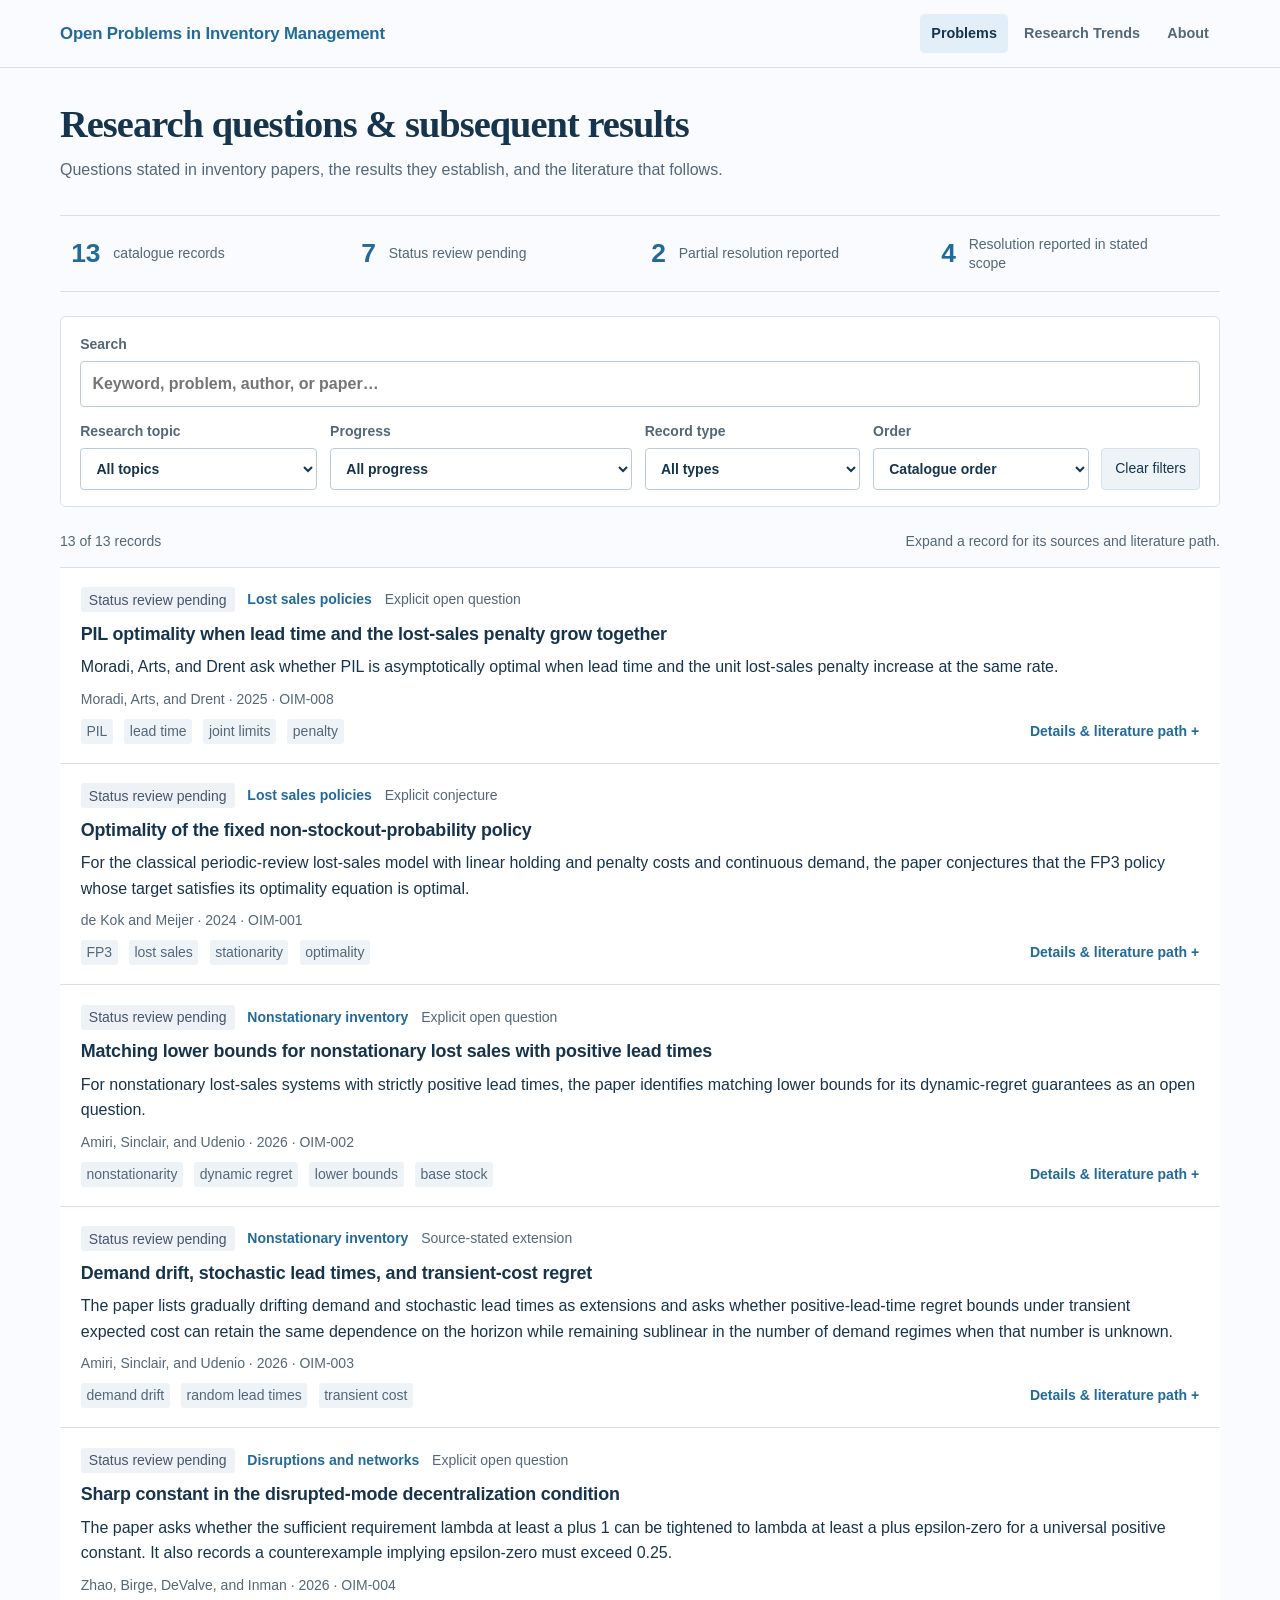
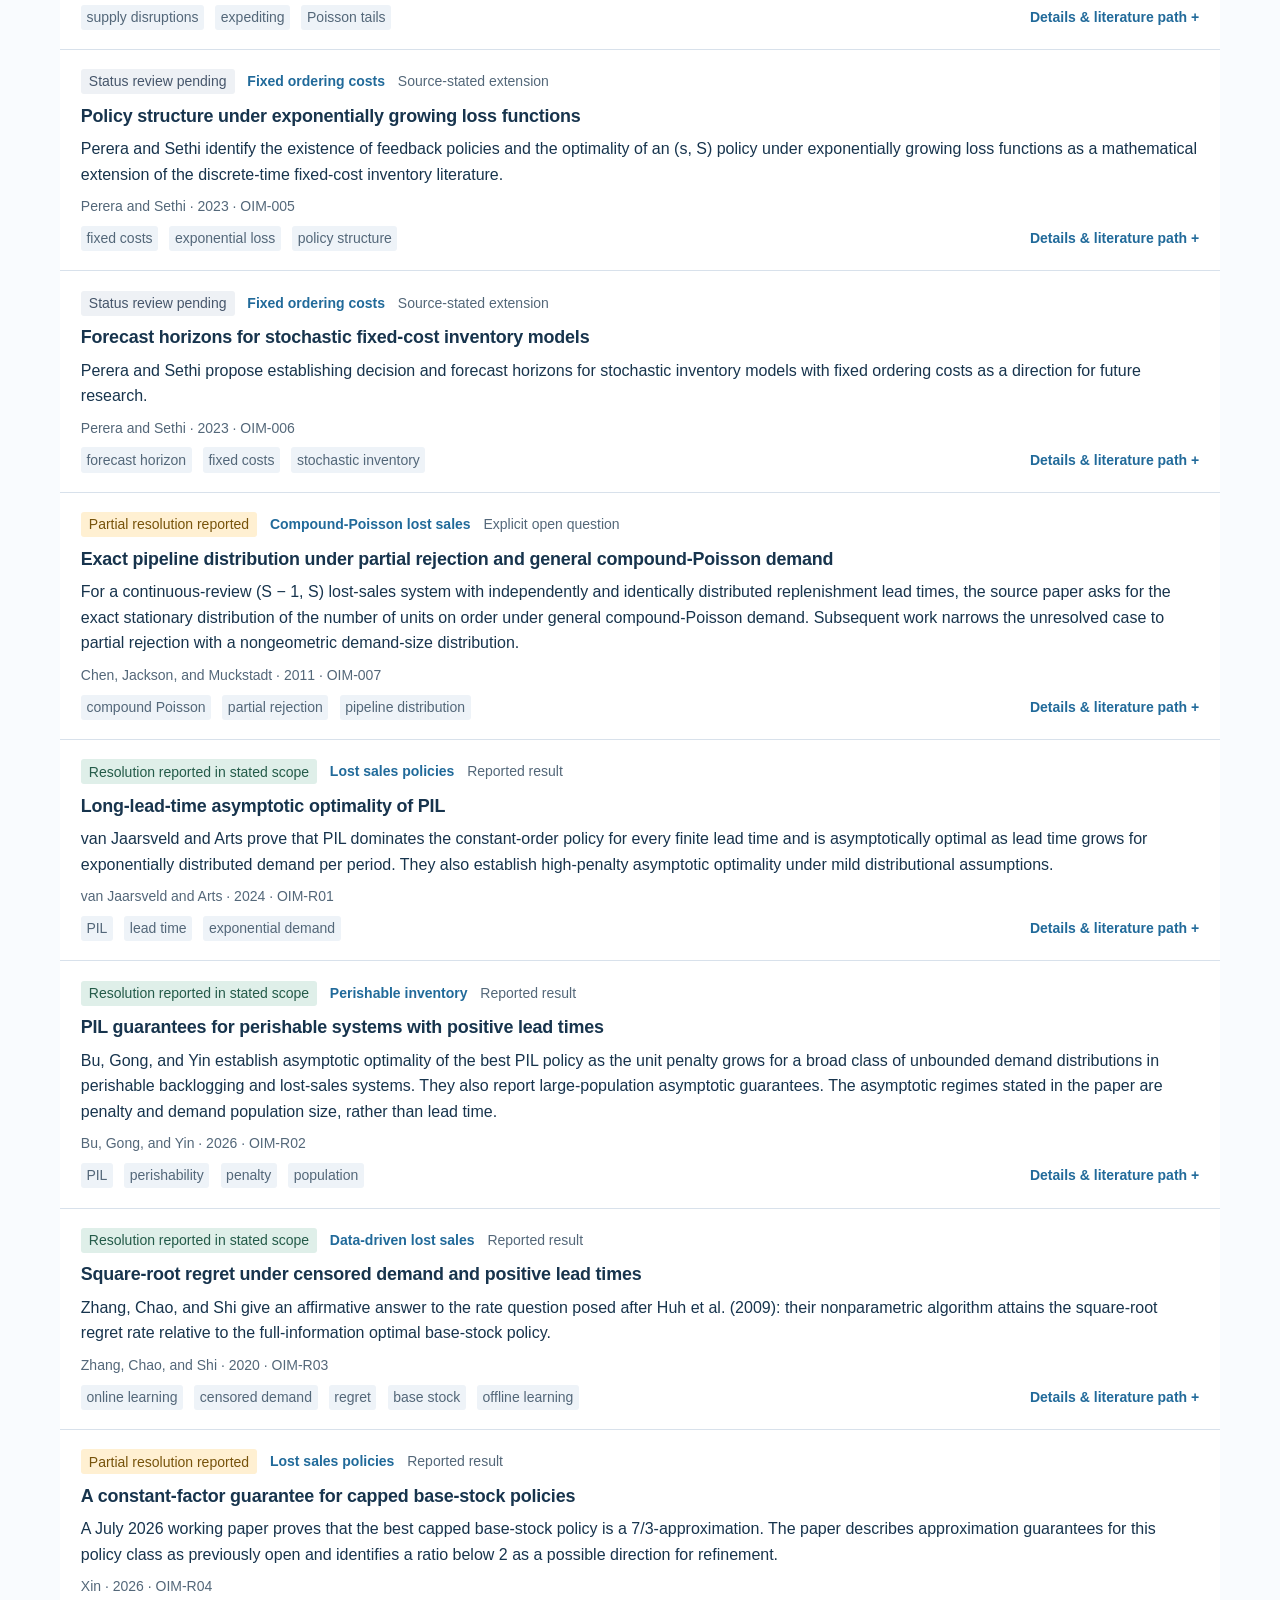
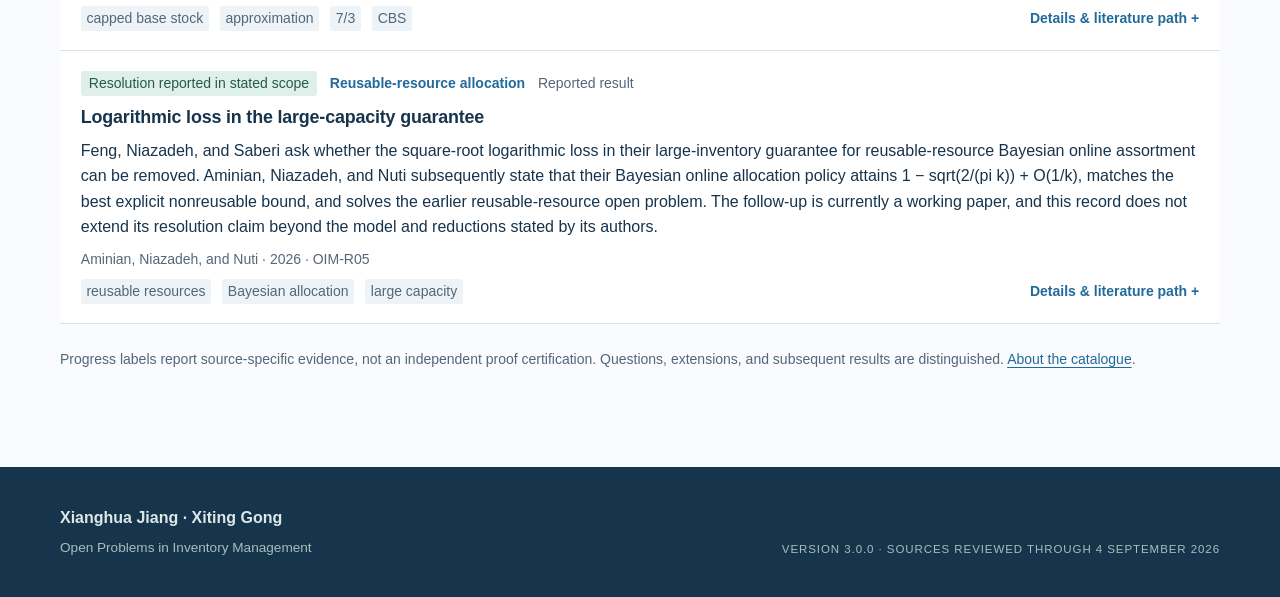
<file: index.html>
<!doctype html>
<html lang="en">
<head><meta charset="utf-8" /><meta name="viewport" content="width=device-width, initial-scale=1" /><title>Problems · Open Problems in Inventory Management</title><meta name="description" content="Research questions and subsequent results in inventory management, with source papers, scope conditions, and related literature." /><link rel="canonical" href="https://nusjxh.github.io/open-problems-in-inventory-management/" /><link rel="stylesheet" href="assets/styles.css?v=3.0.0" /><script type="module" src="assets/app.js?v=3.0.0"></script><meta property="og:title" content="Open Problems in Inventory Management" /><meta property="og:description" content="Research questions, source papers, and subsequent results." /><meta property="og:image" content="https://nusjxh.github.io/open-problems-in-inventory-management/assets/open-graph.png" /><meta name="twitter:card" content="summary_large_image" /></head>
<body class="problems-page"><a class="skip-link" href="#paper-list">Skip to problems</a><header class="site-header"><a class="brand" href="index.html">Open Problems in Inventory Management</a><nav aria-label="Primary navigation"><a class="active" aria-current="page" href="index.html">Problems</a><a href="trends.html">Research Trends</a><a href="about.html">About</a></nav></header>
<main class="shell catalogue-main">
<section class="catalogue-intro" aria-labelledby="page-title"><h1 id="page-title">Research questions &amp; subsequent results</h1><p>Questions stated in inventory papers, the results they establish, and the literature that follows.</p></section>
<section id="record-overview" class="record-overview" aria-label="Record overview"><p>Loading the research catalogue…</p></section>
<section id="paper-list" aria-labelledby="list-title"><h2 id="list-title" class="sr-only">Browse research questions and results</h2>
<form id="problem-filters" class="problem-filters" role="search">
<label class="catalogue-search">Search<input id="search" name="q" type="search" placeholder="Keyword, problem, author, or paper…" autocomplete="off" /></label>
<div class="filter-row">
<label>Research topic<select id="filter-topic"><option value="">All topics</option></select></label>
<label>Progress<select id="filter-progress"><option value="">All progress</option></select></label>
<label>Record type<select id="filter-kind"><option value="">All types</option></select></label>
<label>Order<select id="filter-sort"><option value="default">Catalogue order</option><option value="newest">Newest source first</option><option value="oldest">Oldest source first</option></select></label>
<button id="clear-filters" type="button">Clear filters</button></div></form>
<div class="catalogue-list-heading"><p id="result-count" role="status" aria-live="polite">Loading records…</p><p>Expand a record for its sources and literature path.</p></div>
<div id="open-list" class="problem-catalogue"></div>
<div id="empty-state" class="empty-state" hidden><h3>No matching records</h3><p>Try a broader search or clear the filters.</p></div>
<noscript><p>Enable JavaScript to search the catalogue, or read the <a href="data/problem-index.json">source-linked record data</a>.</p></noscript></section>
<p class="catalogue-footnote">Progress labels report source-specific evidence, not an independent proof certification. Questions, extensions, and subsequent results are distinguished. <a href="about.html#inclusion">About the catalogue</a>.</p>
</main><footer class="site-footer"><div class="shell footer-grid"><div><strong>Xianghua Jiang · Xiting Gong</strong><p>Open Problems in Inventory Management</p></div><div><span id="footer-version">Version 3.0.0 · Sources reviewed through 4 September 2026</span></div></div></footer></body></html>
</file>
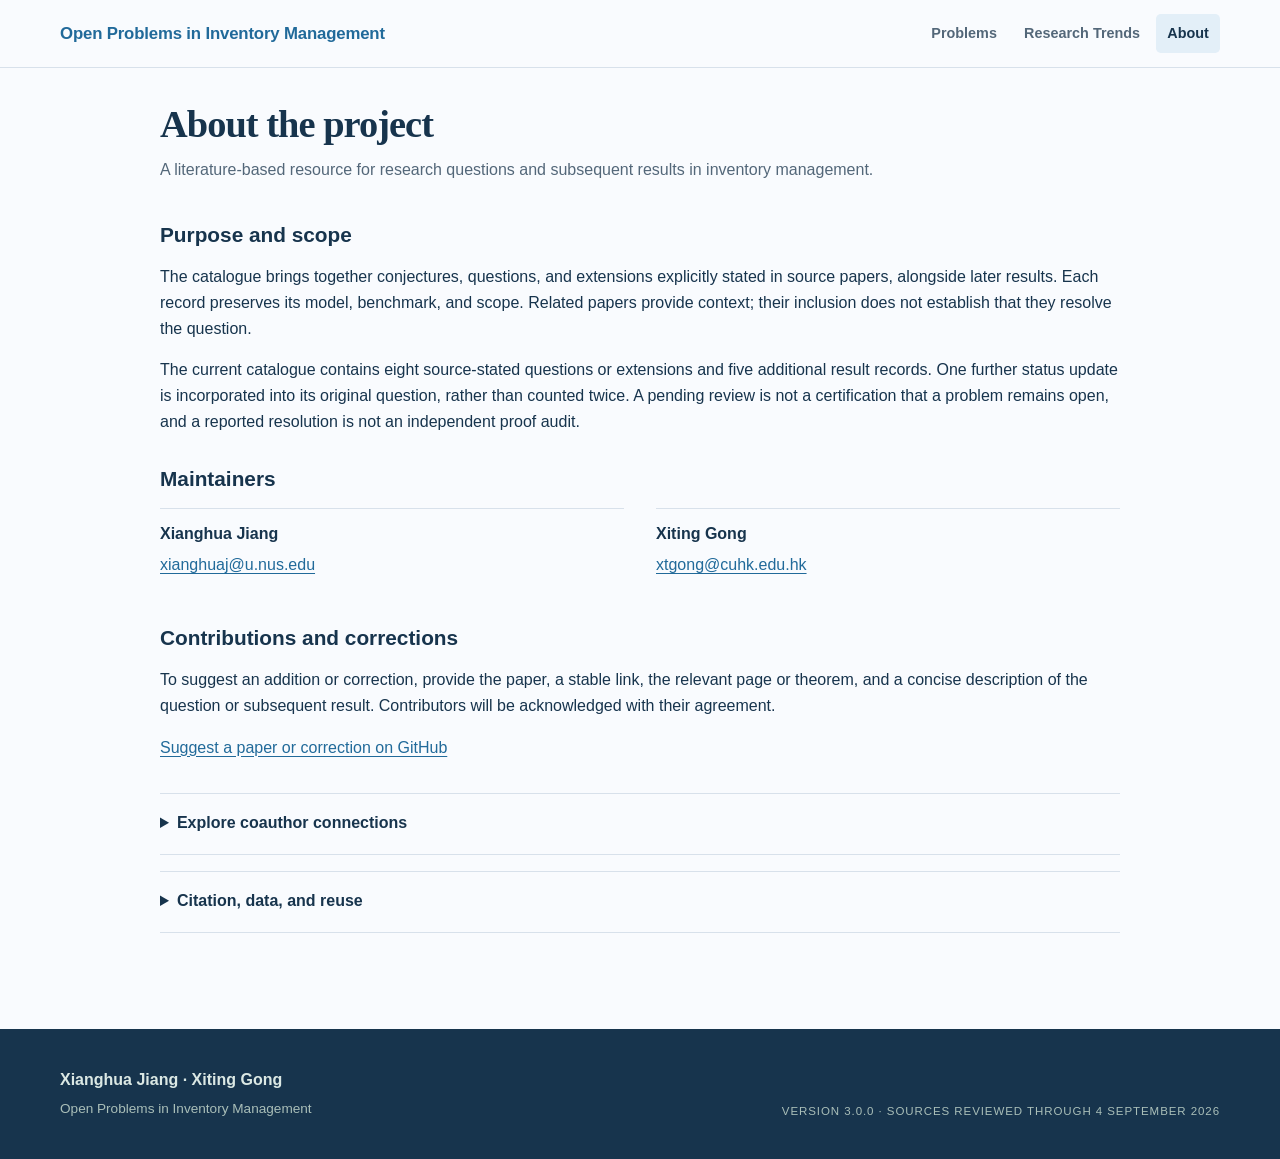
<file: about.html>
<!doctype html>
<html lang="en">
<head><meta charset="utf-8" /><meta name="viewport" content="width=device-width, initial-scale=1" /><title>About · Open Problems in Inventory Management</title><meta name="description" content="Project purpose, maintainers, contributions, and a source-linked coauthor network." /><link rel="canonical" href="https://nusjxh.github.io/open-problems-in-inventory-management/about.html" /><link rel="stylesheet" href="assets/styles.css?v=3.0.0" /><script type="module" src="assets/coauthors.js?v=3.0.0"></script><script defer src="assets/legacy-links.js?v=3.0.0"></script></head>
<body><a class="skip-link" href="#about">Skip to project information</a><header class="site-header"><a class="brand" href="index.html">Open Problems in Inventory Management</a><nav aria-label="Primary navigation"><a href="index.html">Problems</a><a href="trends.html">Research Trends</a><a class="active" aria-current="page" href="about.html">About</a></nav></header>
<main id="about" class="shell about-main"><section class="catalogue-intro"><h1>About the project</h1><p>A literature-based resource for research questions and subsequent results in inventory management.</p></section>
<section class="about-purpose" id="inclusion"><h2>Purpose and scope</h2><p>The catalogue brings together conjectures, questions, and extensions explicitly stated in source papers, alongside later results. Each record preserves its model, benchmark, and scope. Related papers provide context; their inclusion does not establish that they resolve the question.</p><p>The current catalogue contains eight source-stated questions or extensions and five additional result records. One further status update is incorporated into its original question, rather than counted twice. A pending review is not a certification that a problem remains open, and a reported resolution is not an independent proof audit.</p></section>
<section aria-labelledby="maintainers-title"><h2 id="maintainers-title">Maintainers</h2><div class="maintainer-grid"><article><h3>Xianghua Jiang</h3><a href="mailto:xianghuaj@u.nus.edu">xianghuaj@u.nus.edu</a></article><article><h3>Xiting Gong</h3><a href="mailto:xtgong@cuhk.edu.hk">xtgong@cuhk.edu.hk</a></article></div></section>
<section id="contribute"><h2>Contributions and corrections</h2><p>To suggest an addition or correction, provide the paper, a stable link, the relevant page or theorem, and a concise description of the question or subsequent result. Contributors will be acknowledged with their agreement.</p><p><a href="https://github.com/NUSJXH/open-problems-in-inventory-management/issues">Suggest a paper or correction on GitHub</a></p></section>
<details id="coauthor-network" class="methods-fold"><summary>Explore coauthor connections</summary><p>This illustration uses author metadata from five selected source papers. It is not a network of the entire inventory literature.</p><label class="network-picker">Author<select id="network-author"><option>Loading authors…</option></select></label><div id="network-graph"></div><p id="network-note" class="chart-note"></p><div id="network-papers"></div><details class="network-method"><summary>Sources and author identification</summary><p id="network-identity"></p><p><a href="data/coauthors.json">Download the source-linked network data</a></p></details></details>
<details class="methods-fold"><summary>Citation, data, and reuse</summary><p>Please cite the catalogue with its version and source-review date. Website code is MIT-licensed; original editorial text and curated data are available under CC BY 4.0. Third-party source materials retain their respective rights. Licensed records and full texts are not redistributed.</p><p><a href="CITATION.cff">Citation information</a> · <a href="data/problem-index.json">Catalogue data</a> · <a href="trends.html#data-methods">Statistical methodology</a></p></details>
</main><footer class="site-footer"><div class="shell footer-grid"><div><strong>Xianghua Jiang · Xiting Gong</strong><p>Open Problems in Inventory Management</p></div><div><span id="footer-version">Version 3.0.0 · Sources reviewed through 4 September 2026</span></div></div></footer></body></html>
</file>
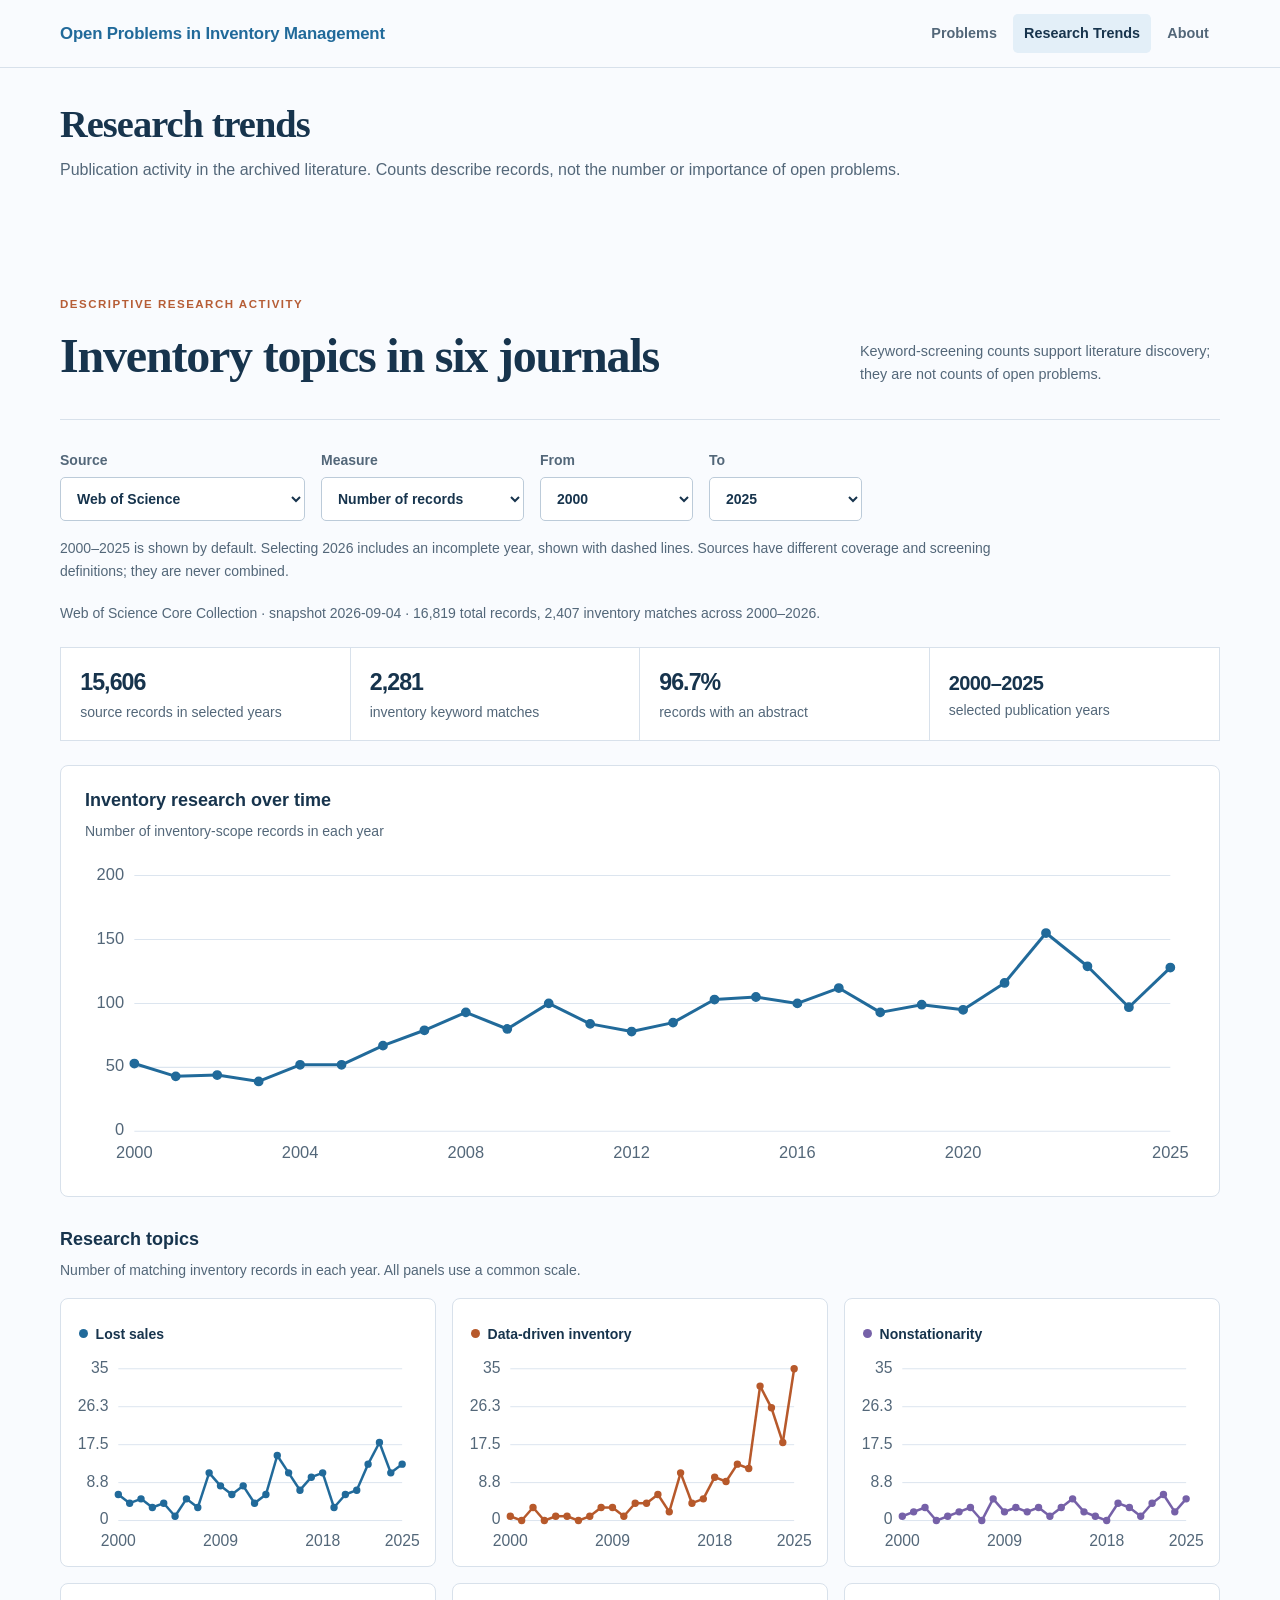
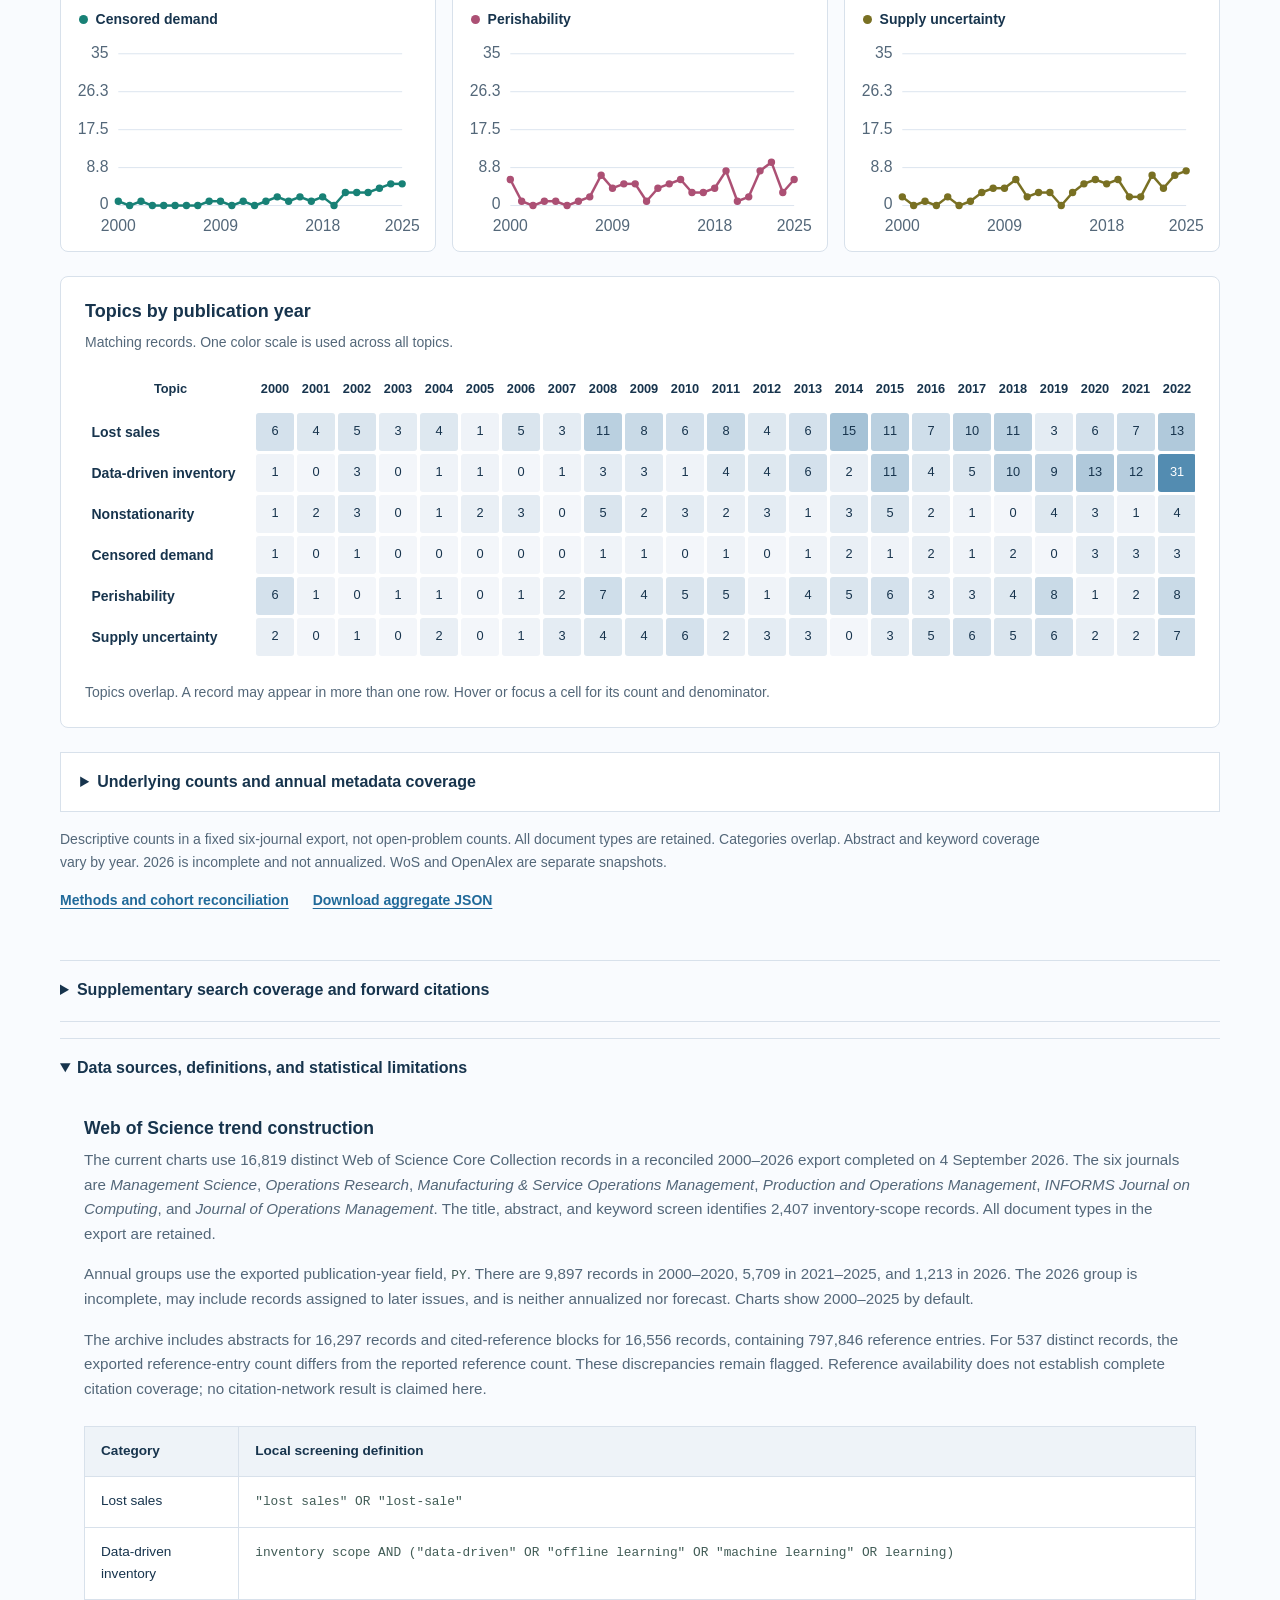
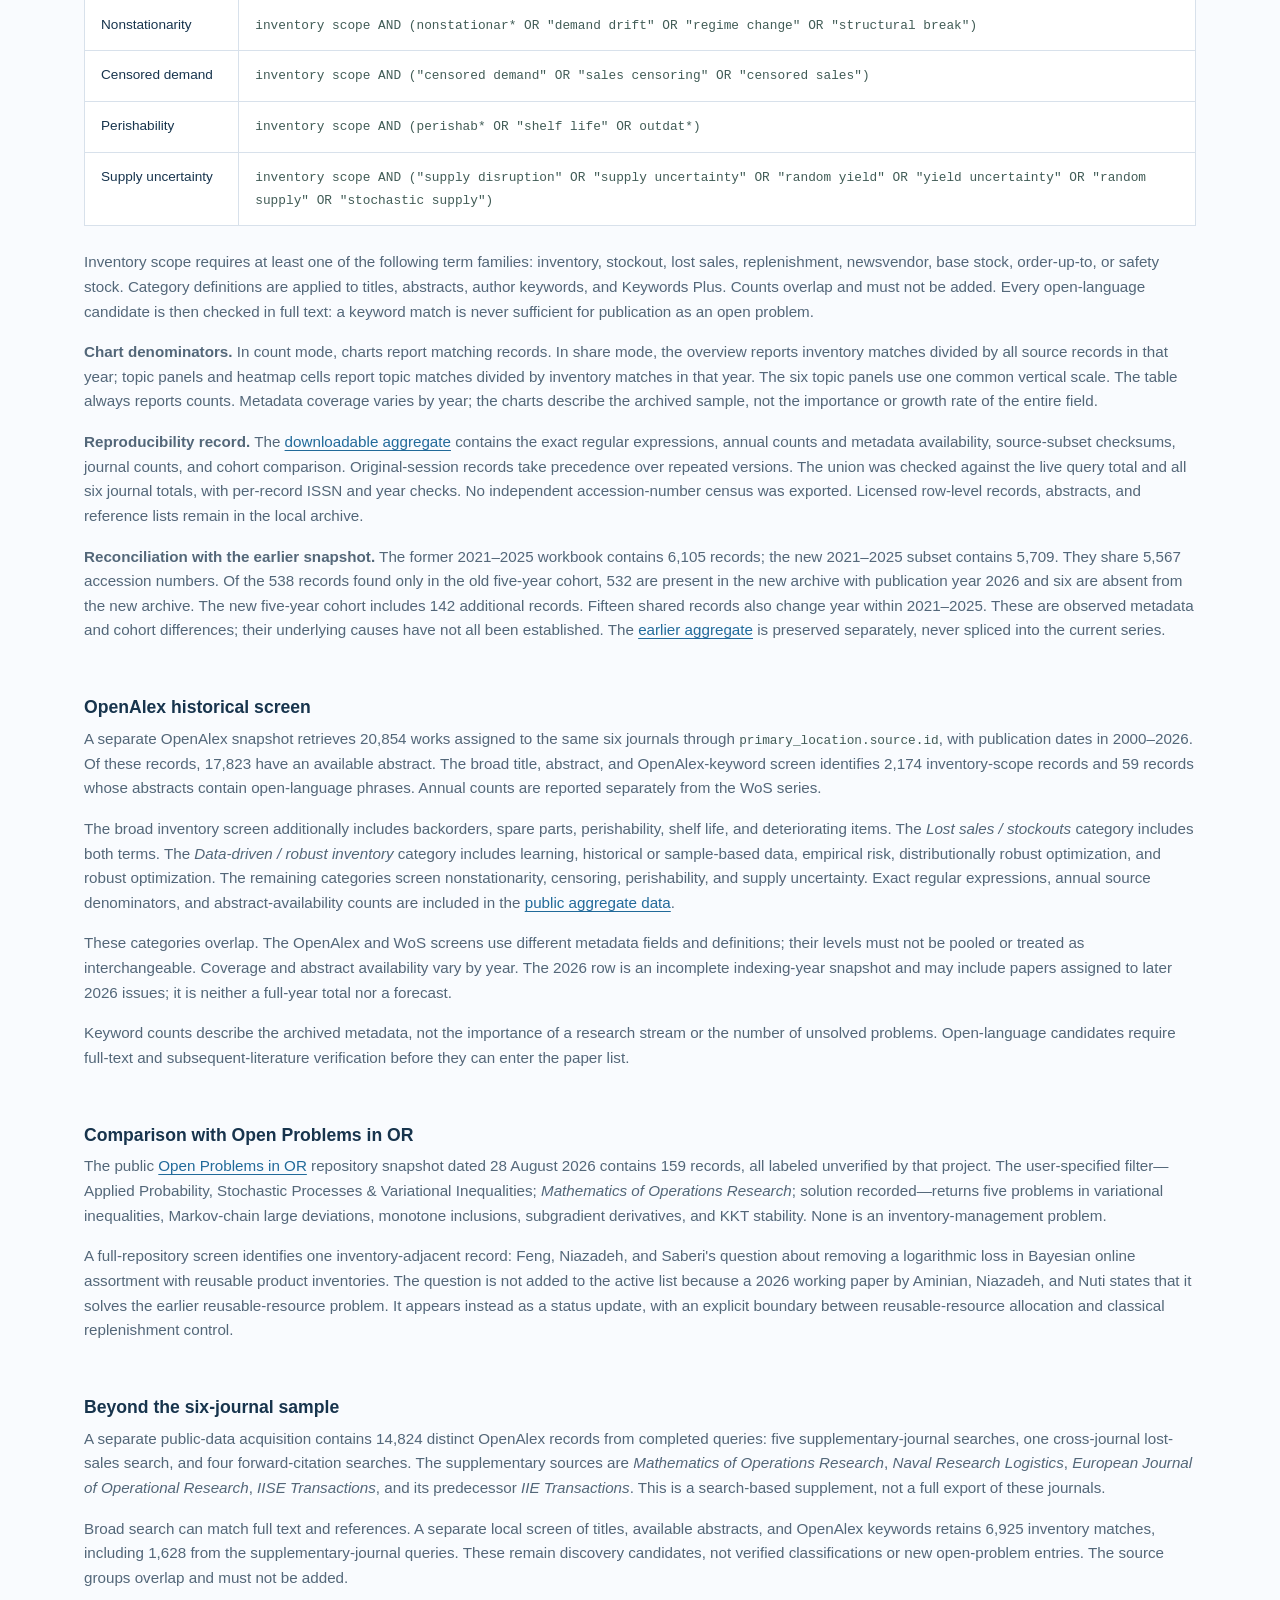
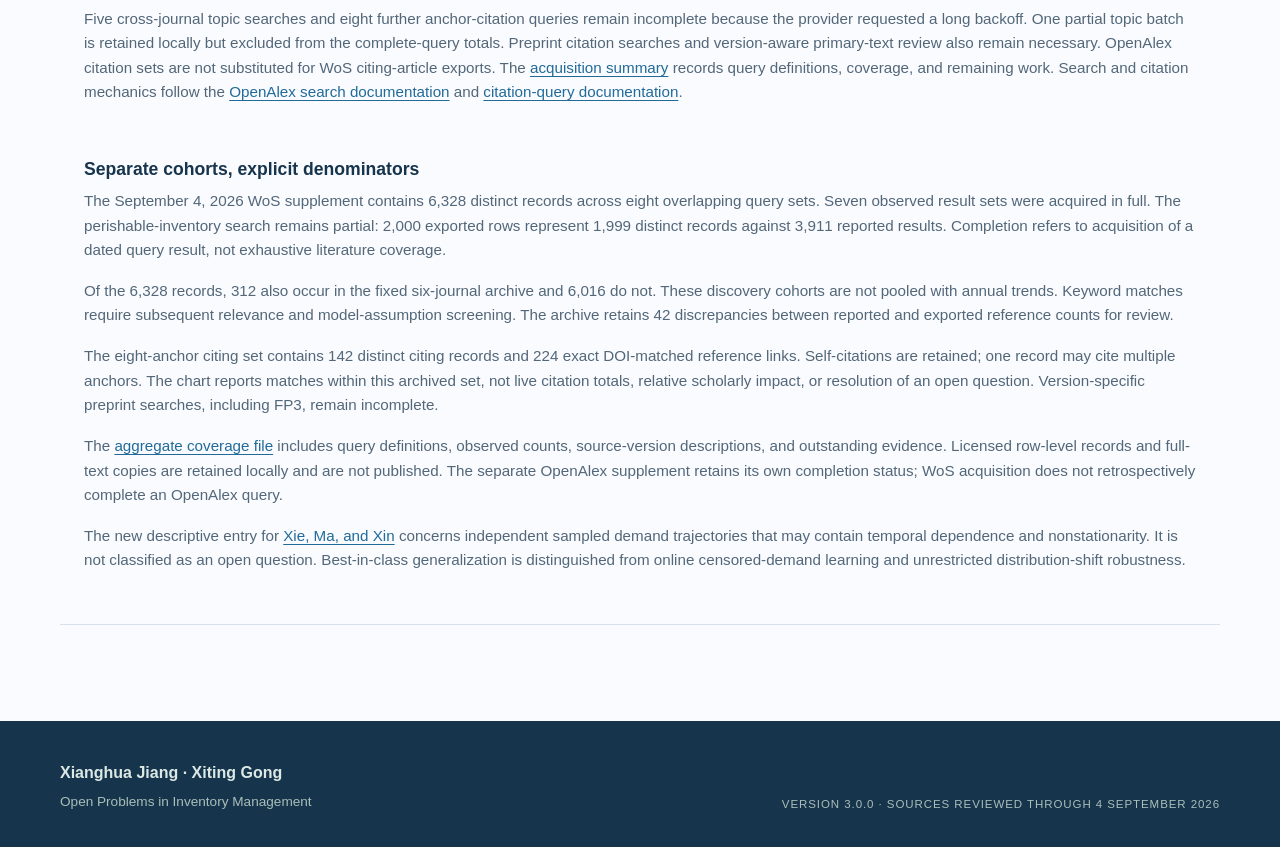
<file: methodology.html>
<!doctype html>
<html lang="en">
<head><meta charset="utf-8" /><meta name="viewport" content="width=device-width, initial-scale=1" /><title>Page moved · Open Problems in Inventory Management</title><meta name="description" content="This information is now integrated into the three-page catalogue." /><link rel="canonical" href="https://nusjxh.github.io/open-problems-in-inventory-management/trends.html" /><link rel="stylesheet" href="assets/styles.css?v=3.0.0" /><script defer src="assets/legacy-links.js?v=3.0.0"></script></head><body data-legacy-page="methodology"><header class="site-header"><a class="brand" href="index.html">Open Problems in Inventory Management</a><nav aria-label="Primary navigation"><a href="index.html">Problems</a><a href="trends.html">Research Trends</a><a href="about.html">About</a></nav></header><main class="shell catalogue-intro"><h1>Page moved</h1><p>Methods and data coverage now accompany the research trends.</p><a href="trends.html#data-methods">Continue to Research Trends</a></main><footer class="site-footer"><div class="shell footer-grid"><div><strong>Xianghua Jiang · Xiting Gong</strong><p>Open Problems in Inventory Management</p></div><div><span id="footer-version">Version 3.0.0 · Sources reviewed through 4 September 2026</span></div></div></footer></body></html>
</file>
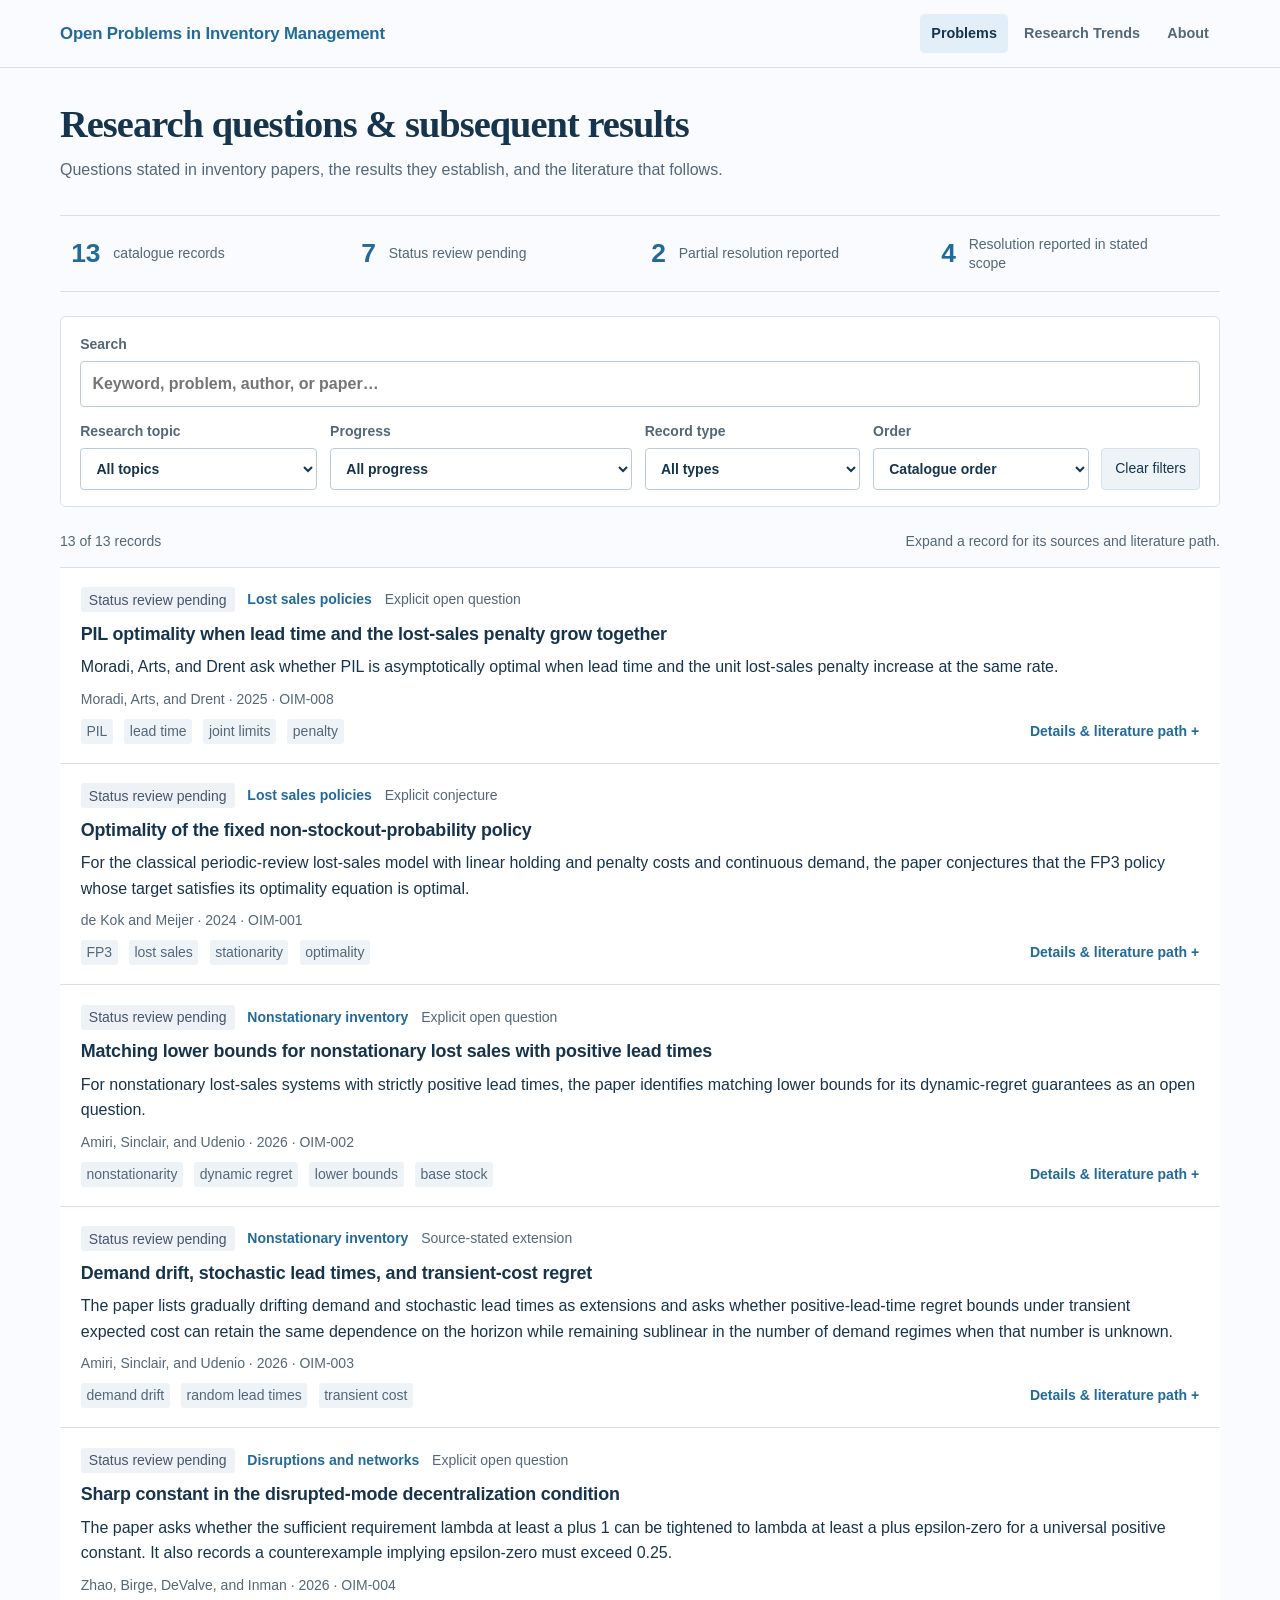
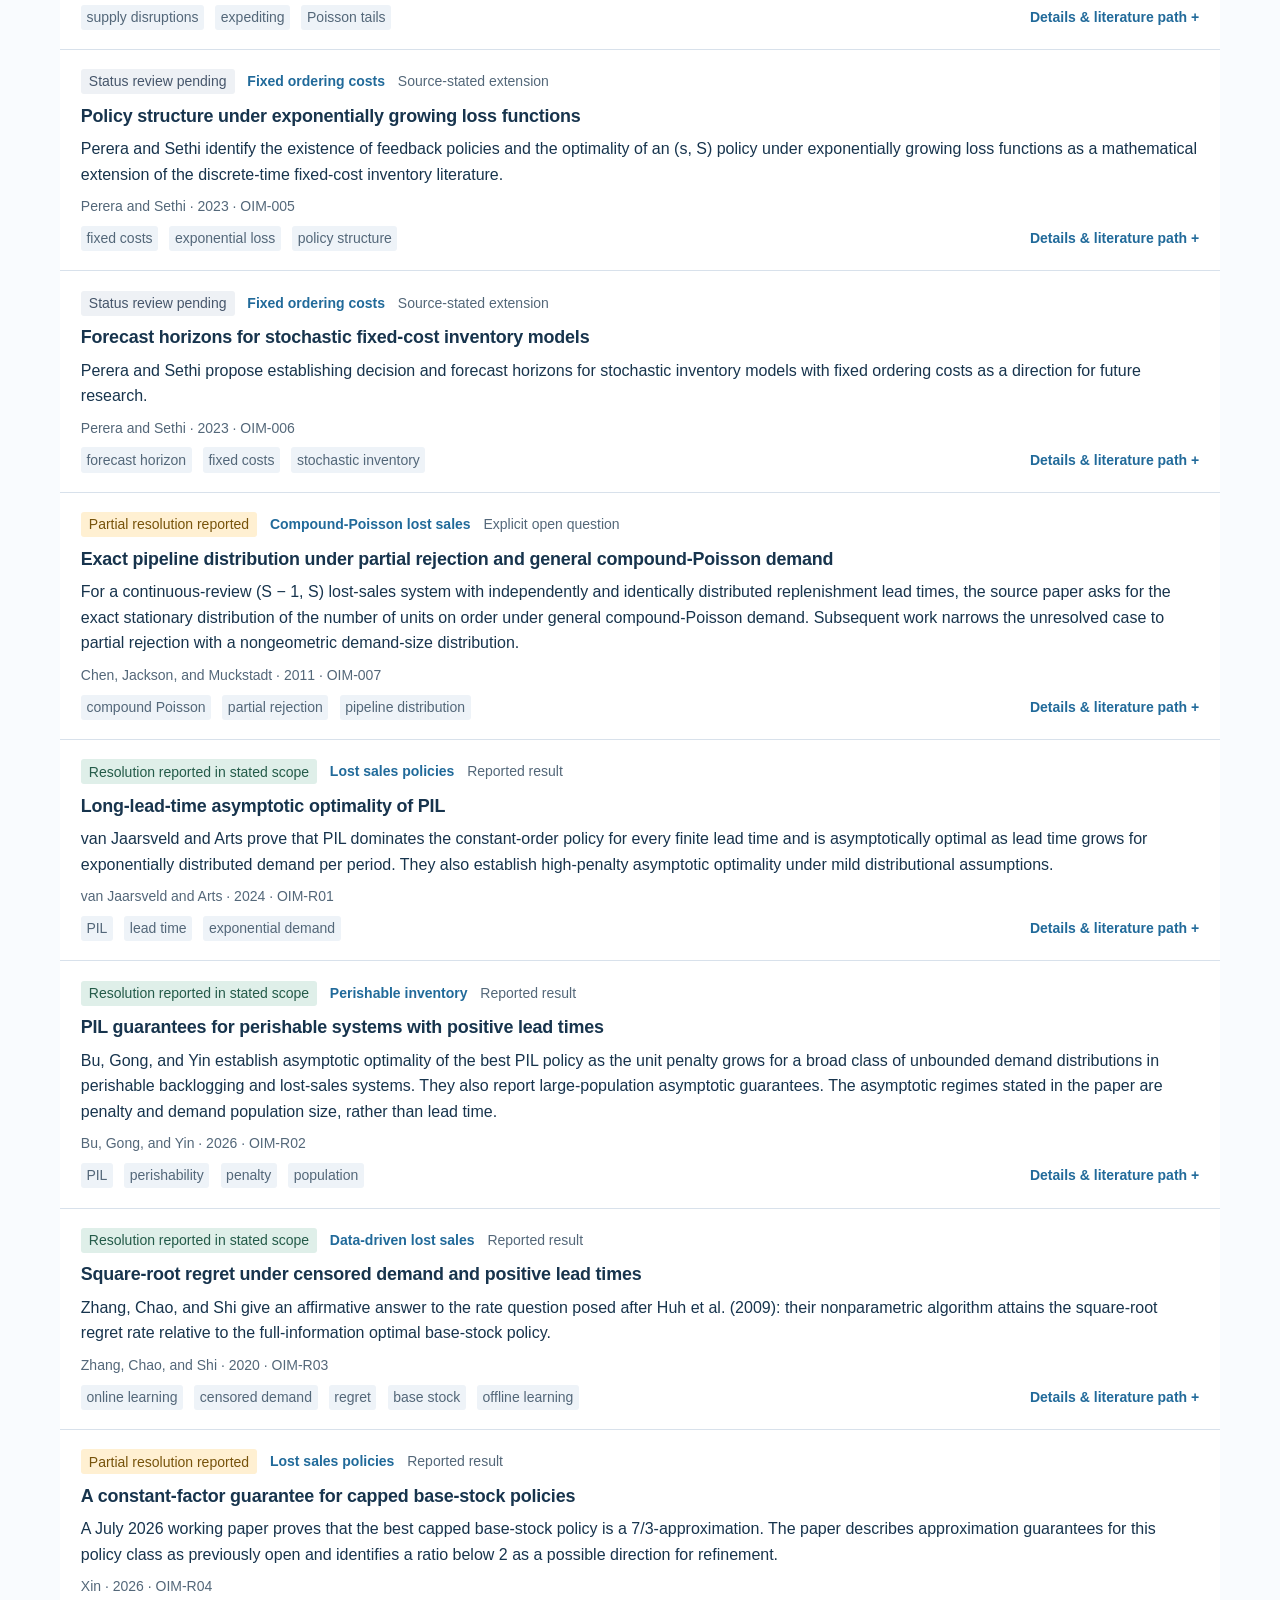
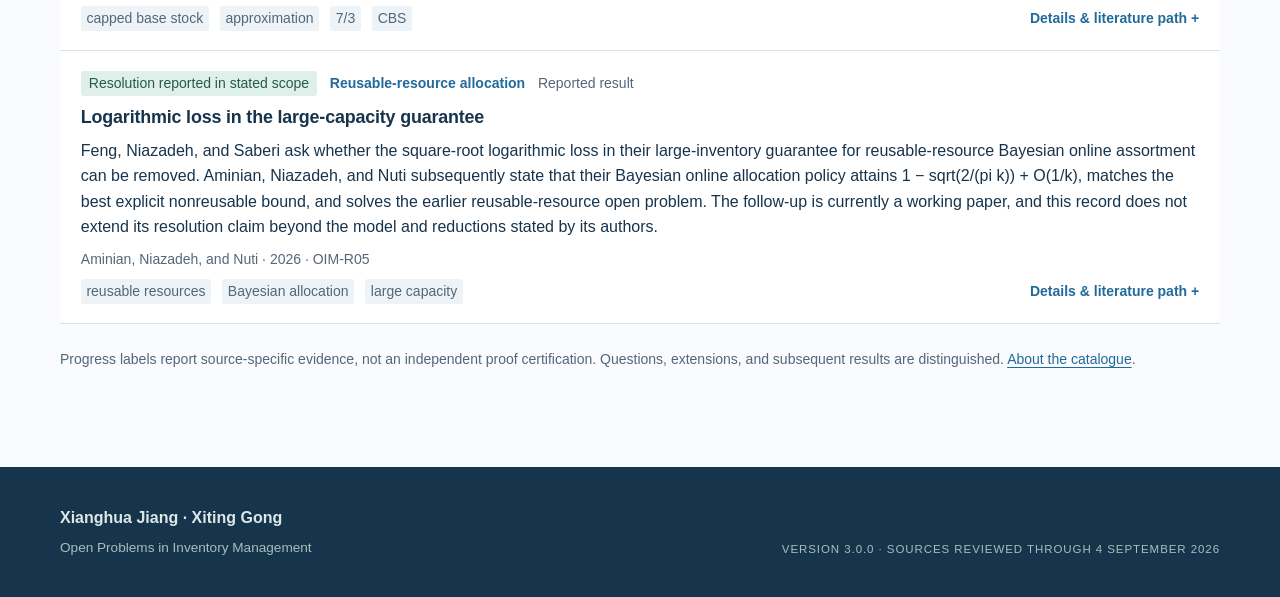
<file: problem.html>
<!doctype html>
<html lang="en">
<head><meta charset="utf-8" /><meta name="viewport" content="width=device-width, initial-scale=1" /><title>Page moved · Open Problems in Inventory Management</title><meta name="description" content="This information is now integrated into the three-page catalogue." /><link rel="canonical" href="https://nusjxh.github.io/open-problems-in-inventory-management/" /><link rel="stylesheet" href="assets/styles.css?v=3.0.0" /><script defer src="assets/legacy-links.js?v=3.0.0"></script></head><body data-legacy-page="problem"><header class="site-header"><a class="brand" href="index.html">Open Problems in Inventory Management</a><nav aria-label="Primary navigation"><a href="index.html">Problems</a><a href="trends.html">Research Trends</a><a href="about.html">About</a></nav></header><main class="shell catalogue-intro"><h1>Page moved</h1><p>Questions and their literature paths are now available directly in the catalogue.</p><a href="index.html">Continue to Problems</a></main><footer class="site-footer"><div class="shell footer-grid"><div><strong>Xianghua Jiang · Xiting Gong</strong><p>Open Problems in Inventory Management</p></div><div><span id="footer-version">Version 3.0.0 · Sources reviewed through 4 September 2026</span></div></div></footer></body></html>
</file>
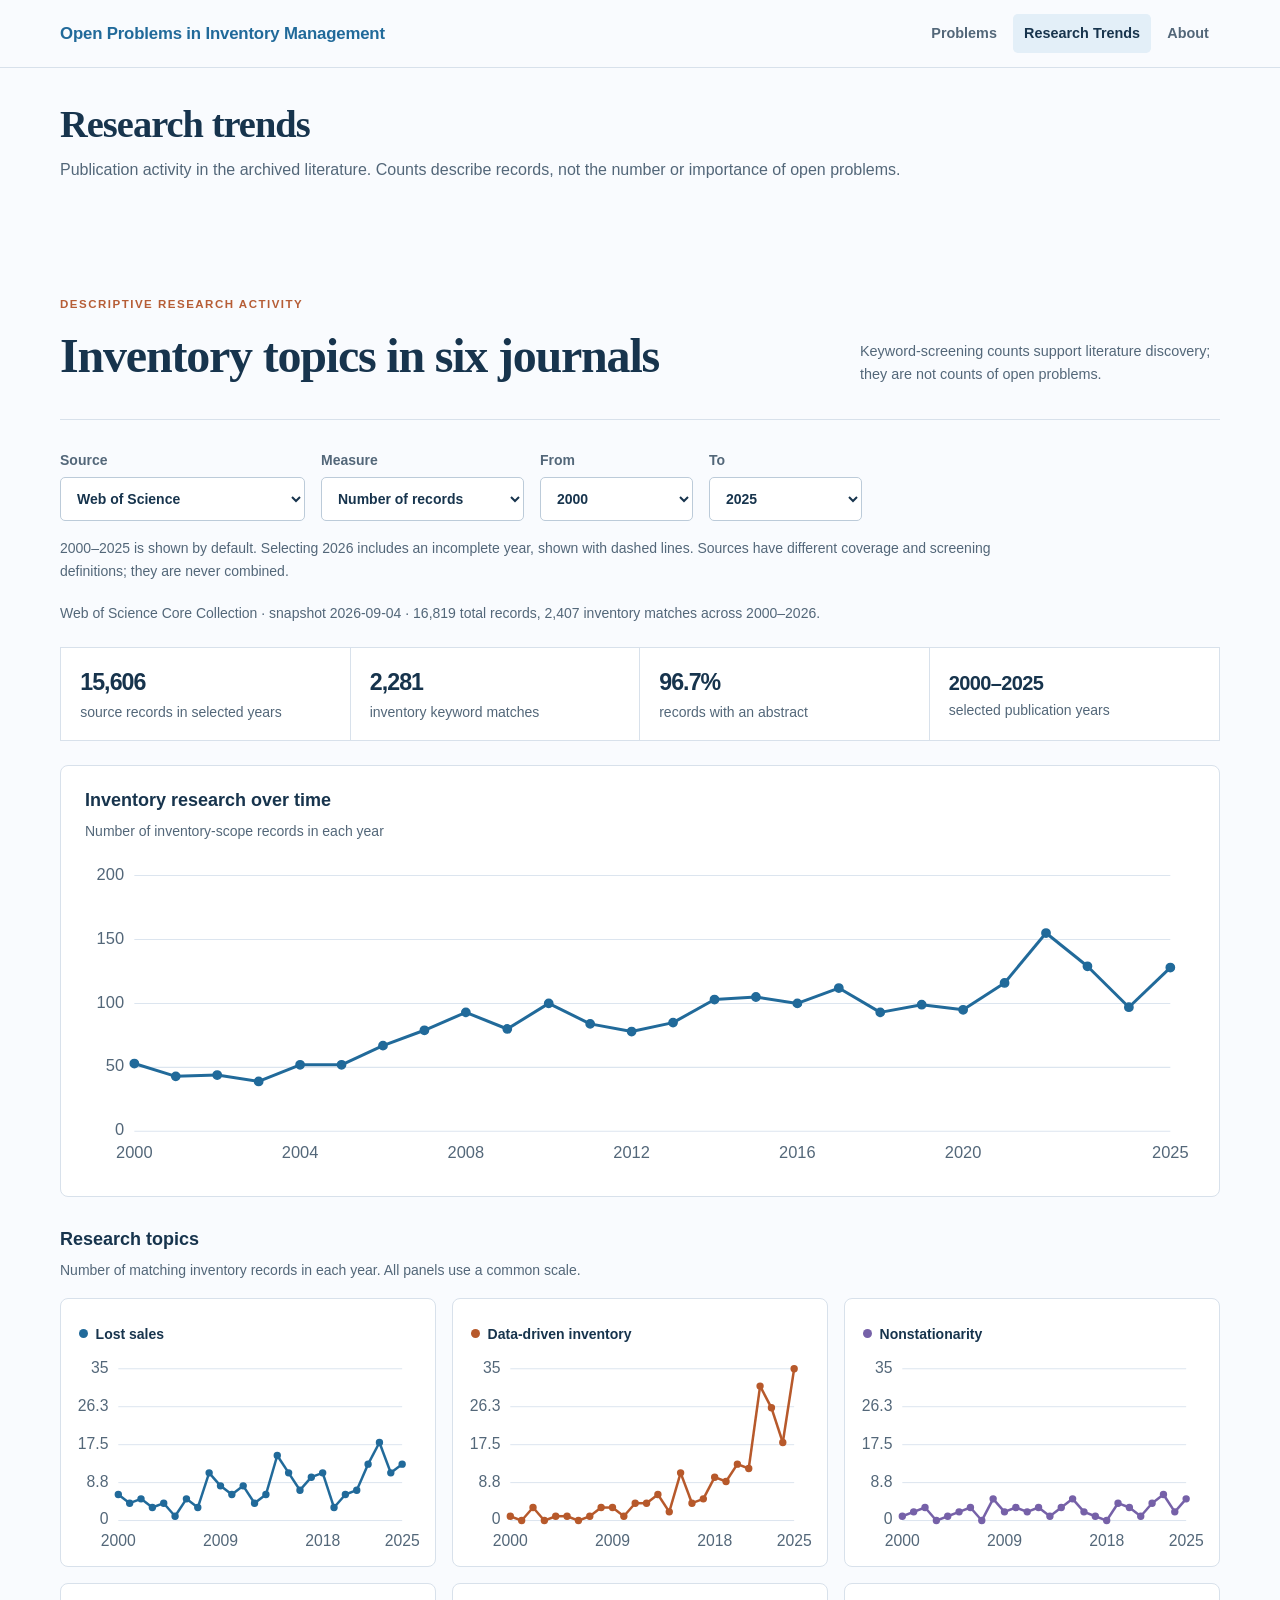
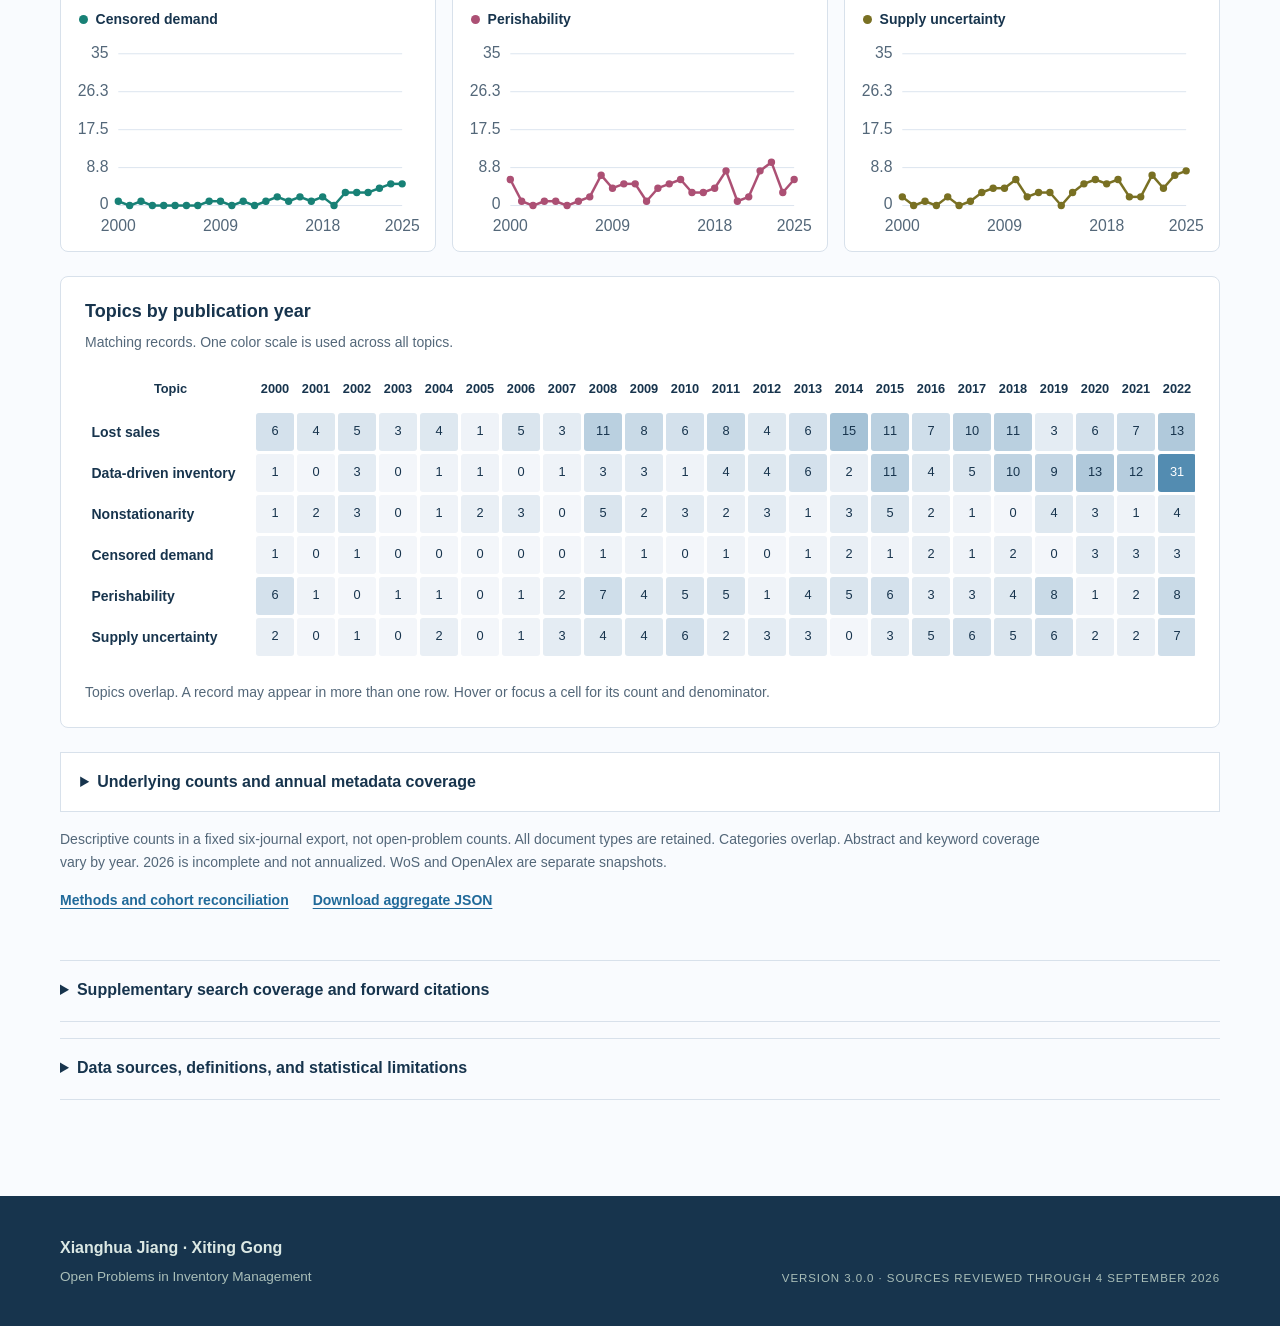
<file: trends.html>
<!doctype html>
<html lang="en">
<head><meta charset="utf-8" /><meta name="viewport" content="width=device-width, initial-scale=1" /><title>Research Trends · Open Problems in Inventory Management</title><meta name="description" content="Annual inventory research, topic distributions, and documented source coverage." /><link rel="canonical" href="https://nusjxh.github.io/open-problems-in-inventory-management/trends.html" /><link rel="stylesheet" href="assets/styles.css?v=3.0.0" /><script type="module" src="assets/trends.js?v=3.0.0"></script><script type="module" src="assets/evidence.js?v=3.0.0"></script><script defer src="assets/legacy-links.js?v=3.0.0"></script></head>
<body><a class="skip-link" href="#research-trends">Skip to charts</a><header class="site-header"><a class="brand" href="index.html">Open Problems in Inventory Management</a><nav aria-label="Primary navigation"><a href="index.html">Problems</a><a class="active" aria-current="page" href="trends.html">Research Trends</a><a href="about.html">About</a></nav></header><main>
<section class="shell catalogue-intro"><h1>Research trends</h1><p>Publication activity in the archived literature. Counts describe records, not the number or importance of open problems.</p></section>
<section id="research-trends" class="shell trends-section" aria-labelledby="trends-title">
        <div class="section-intro">
          <div><p class="eyebrow">Descriptive research activity</p><h2 id="trends-title">Inventory topics in six journals</h2></div>
          <p>Keyword-screening counts support literature discovery; they are not counts of open problems.</p>
        </div>
        <div class="trend-controls" aria-label="Trend display controls">
          <label>Source<select id="trend-source"><option value="wos">Web of Science</option><option value="openalex">OpenAlex · broader screen</option></select></label>
          <label>Measure<select id="trend-measure"><option value="count">Number of records</option><option value="share">Share of records (%)</option></select></label>
          <label>From<select id="trend-from" aria-label="First publication year"></select></label>
          <label>To<select id="trend-to" aria-label="Last publication year"></select></label>
        </div>
        <p class="trend-note">2000–2025 is shown by default. Selecting 2026 includes an incomplete year, shown with dashed lines. Sources have different coverage and screening definitions; they are never combined.</p>
        <p id="trend-state" class="trend-state" role="status">Loading the verified aggregate…</p>
        <div class="trend-summary" aria-label="Summary for the selected years">
          <div><strong id="trend-records">—</strong><span>source records in selected years</span></div>
          <div><strong id="trend-inventory">—</strong><span>inventory keyword matches</span></div>
          <div><strong id="trend-abstracts">—</strong><span>records with an abstract</span></div>
          <div><strong id="trend-years">—</strong><span>selected publication years</span></div>
        </div>
        <figure class="chart-panel overview-panel">
          <figcaption><h3>Inventory research over time</h3><p id="overview-unit">Annual inventory-scope records</p></figcaption>
          <div id="overview-chart" class="chart-wrap"></div>
        </figure>
        <div class="chart-section-heading"><h3>Research topics</h3><p id="topic-unit">Annual keyword matches; panels use a common scale.</p></div>
        <div id="topic-charts" class="topic-charts"></div>
        <figure class="chart-panel">
          <figcaption><h3>Topics by publication year</h3><p id="heatmap-unit">Darker cells indicate more matching records.</p></figcaption>
          <div id="topic-heatmap" class="heatmap-wrap"></div>
          <p class="chart-note">Topics overlap. A record may appear in more than one row. Hover or focus a cell for its count and denominator.</p>
        </figure>
        <details class="historical-screen">
          <summary>Underlying counts and annual metadata coverage</summary>
          <div id="trend-table" class="trend-table-wrap"></div>
        </details>
        <p id="trend-note" class="trend-note"></p>
        <div class="data-links"><a class="method-link" href="trends.html#wos-protocol">Methods and cohort reconciliation</a><a id="trend-download" class="method-link" href="data/wos-trends.json" download>Download aggregate JSON</a></div>
        
      </section>
<section class="shell supporting-data"><details class="methods-fold" id="coverage-details"><summary>Supplementary search coverage and forward citations</summary><div id="evidence-coverage" aria-label="Supplementary search and citation coverage"></div><div id="acquisition-summary" class="data-notice"></div></details>
<details class="methods-fold" id="data-methods"><summary>Data sources, definitions, and statistical limitations</summary><section id="wos-protocol" class="shell method-grid" aria-labelledby="wos-title">
        <div class="method-heading"><p class="eyebrow">Bibliometric protocol</p><h2 id="wos-title">Web of Science trend construction</h2></div>
        <div class="prose-block">
          <p>The current charts use 16,819 distinct Web of Science Core Collection records in a reconciled 2000–2026 export completed on 4 September 2026. The six journals are <em>Management Science</em>, <em>Operations Research</em>, <em>Manufacturing &amp; Service Operations Management</em>, <em>Production and Operations Management</em>, <em>INFORMS Journal on Computing</em>, and <em>Journal of Operations Management</em>. The title, abstract, and keyword screen identifies 2,407 inventory-scope records. All document types in the export are retained.</p>
          <p>Annual groups use the exported publication-year field, <code>PY</code>. There are 9,897 records in 2000–2020, 5,709 in 2021–2025, and 1,213 in 2026. The 2026 group is incomplete, may include records assigned to later issues, and is neither annualized nor forecast. Charts show 2000–2025 by default.</p>
          <p>The archive includes abstracts for 16,297 records and cited-reference blocks for 16,556 records, containing 797,846 reference entries. For 537 distinct records, the exported reference-entry count differs from the reported reference count. These discrepancies remain flagged. Reference availability does not establish complete citation coverage; no citation-network result is claimed here.</p>
          <div class="query-table-wrap">
            <table class="query-table">
              <thead><tr><th>Category</th><th>Local screening definition</th></tr></thead>
              <tbody>
                <tr><td>Lost sales</td><td><code>"lost sales" OR "lost-sale"</code></td></tr>
                <tr><td>Data-driven inventory</td><td><code>inventory scope AND ("data-driven" OR "offline learning" OR "machine learning" OR learning)</code></td></tr>
                <tr><td>Nonstationarity</td><td><code>inventory scope AND (nonstationar* OR "demand drift" OR "regime change" OR "structural break")</code></td></tr>
                <tr><td>Censored demand</td><td><code>inventory scope AND ("censored demand" OR "sales censoring" OR "censored sales")</code></td></tr>
                <tr><td>Perishability</td><td><code>inventory scope AND (perishab* OR "shelf life" OR outdat*)</code></td></tr>
                <tr><td>Supply uncertainty</td><td><code>inventory scope AND ("supply disruption" OR "supply uncertainty" OR "random yield" OR "yield uncertainty" OR "random supply" OR "stochastic supply")</code></td></tr>
              </tbody>
            </table>
          </div>
          <p>Inventory scope requires at least one of the following term families: inventory, stockout, lost sales, replenishment, newsvendor, base stock, order-up-to, or safety stock. Category definitions are applied to titles, abstracts, author keywords, and Keywords Plus. Counts overlap and must not be added. Every open-language candidate is then checked in full text: a keyword match is never sufficient for publication as an open problem.</p>
          <p><strong>Chart denominators.</strong> In count mode, charts report matching records. In share mode, the overview reports inventory matches divided by all source records in that year; topic panels and heatmap cells report topic matches divided by inventory matches in that year. The six topic panels use one common vertical scale. The table always reports counts. Metadata coverage varies by year; the charts describe the archived sample, not the importance or growth rate of the entire field.</p>
          <p><strong>Reproducibility record.</strong> The <a href="data/wos-trends.json">downloadable aggregate</a> contains the exact regular expressions, annual counts and metadata availability, source-subset checksums, journal counts, and cohort comparison. Original-session records take precedence over repeated versions. The union was checked against the live query total and all six journal totals, with per-record ISSN and year checks. No independent accession-number census was exported. Licensed row-level records, abstracts, and reference lists remain in the local archive.</p>
          <p><strong>Reconciliation with the earlier snapshot.</strong> The former 2021–2025 workbook contains 6,105 records; the new 2021–2025 subset contains 5,709. They share 5,567 accession numbers. Of the 538 records found only in the old five-year cohort, 532 are present in the new archive with publication year 2026 and six are absent from the new archive. The new five-year cohort includes 142 additional records. Fifteen shared records also change year within 2021–2025. These are observed metadata and cohort differences; their underlying causes have not all been established. The <a href="data/wos-legacy-2021-2025.json">earlier aggregate</a> is preserved separately, never spliced into the current series.</p>
        </div>
      </section>
<section id="openalex-protocol" class="shell method-grid" aria-labelledby="openalex-title">
        <div class="method-heading"><p class="eyebrow">Public-data protocol</p><h2 id="openalex-title">OpenAlex historical screen</h2></div>
        <div class="prose-block">
          <p>A separate OpenAlex snapshot retrieves 20,854 works assigned to the same six journals through <code>primary_location.source.id</code>, with publication dates in 2000–2026. Of these records, 17,823 have an available abstract. The broad title, abstract, and OpenAlex-keyword screen identifies 2,174 inventory-scope records and 59 records whose abstracts contain open-language phrases. Annual counts are reported separately from the WoS series.</p>
          <p>The broad inventory screen additionally includes backorders, spare parts, perishability, shelf life, and deteriorating items. The <em>Lost sales / stockouts</em> category includes both terms. The <em>Data-driven / robust inventory</em> category includes learning, historical or sample-based data, empirical risk, distributionally robust optimization, and robust optimization. The remaining categories screen nonstationarity, censoring, perishability, and supply uncertainty. Exact regular expressions, annual source denominators, and abstract-availability counts are included in the <a href="data/openalex-trends.json">public aggregate data</a>.</p>
          <p>These categories overlap. The OpenAlex and WoS screens use different metadata fields and definitions; their levels must not be pooled or treated as interchangeable. Coverage and abstract availability vary by year. The 2026 row is an incomplete indexing-year snapshot and may include papers assigned to later 2026 issues; it is neither a full-year total nor a forecast.</p>
          <p>Keyword counts describe the archived metadata, not the importance of a research stream or the number of unsolved problems. Open-language candidates require full-text and subsequent-literature verification before they can enter the paper list.</p>
        </div>
      </section>
<section class="shell method-grid" aria-labelledby="external-title">
        <div class="method-heading"><p class="eyebrow">External registry screen</p><h2 id="external-title">Comparison with Open Problems in OR</h2></div>
        <div class="prose-block">
          <p>The public <a href="https://ai-in-math-or.github.io/open-problems-in-or/">Open Problems in OR</a> repository snapshot dated 28 August 2026 contains 159 records, all labeled unverified by that project. The user-specified filter—Applied Probability, Stochastic Processes &amp; Variational Inequalities; <em>Mathematics of Operations Research</em>; solution recorded—returns five problems in variational inequalities, Markov-chain large deviations, monotone inclusions, subgradient derivatives, and KKT stability. None is an inventory-management problem.</p>
          <p>A full-repository screen identifies one inventory-adjacent record: Feng, Niazadeh, and Saberi's question about removing a logarithmic loss in Bayesian online assortment with reusable product inventories. The question is not added to the active list because a 2026 working paper by Aminian, Niazadeh, and Nuti states that it solves the earlier reusable-resource problem. It appears instead as a status update, with an explicit boundary between reusable-resource allocation and classical replenishment control.</p>
        </div>
      </section>
<section class="shell method-grid" aria-labelledby="expansion-title">
        <div class="method-heading"><p class="eyebrow">Supplementary discovery</p><h2 id="expansion-title">Beyond the six-journal sample</h2></div>
        <div class="prose-block">
          <p>A separate public-data acquisition contains 14,824 distinct OpenAlex records from completed queries: five supplementary-journal searches, one cross-journal lost-sales search, and four forward-citation searches. The supplementary sources are <em>Mathematics of Operations Research</em>, <em>Naval Research Logistics</em>, <em>European Journal of Operational Research</em>, <em>IISE Transactions</em>, and its predecessor <em>IIE Transactions</em>. This is a search-based supplement, not a full export of these journals.</p>
          <p>Broad search can match full text and references. A separate local screen of titles, available abstracts, and OpenAlex keywords retains 6,925 inventory matches, including 1,628 from the supplementary-journal queries. These remain discovery candidates, not verified classifications or new open-problem entries. The source groups overlap and must not be added.</p>
          <p>Five cross-journal topic searches and eight further anchor-citation queries remain incomplete because the provider requested a long backoff. One partial topic batch is retained locally but excluded from the complete-query totals. Preprint citation searches and version-aware primary-text review also remain necessary. OpenAlex citation sets are not substituted for WoS citing-article exports. The <a href="data/acquisition-summary.json">acquisition summary</a> records query definitions, coverage, and remaining work. Search and citation mechanics follow the <a href="https://help.openalex.org/api/searching/">OpenAlex search documentation</a> and <a href="https://help.openalex.org/how-to/api-recipes/">citation-query documentation</a>.</p>
        </div>
      </section>
<section id="evidence-protocol" class="shell method-grid" aria-labelledby="coverage-method-title">
        <div class="method-heading"><p class="eyebrow">Acquisition and citation coverage</p><h2 id="coverage-method-title">Separate cohorts, explicit denominators</h2></div>
        <div class="prose-block">
          <p>The September 4, 2026 WoS supplement contains 6,328 distinct records across eight overlapping query sets. Seven observed result sets were acquired in full. The perishable-inventory search remains partial: 2,000 exported rows represent 1,999 distinct records against 3,911 reported results. Completion refers to acquisition of a dated query result, not exhaustive literature coverage.</p>
          <p>Of the 6,328 records, 312 also occur in the fixed six-journal archive and 6,016 do not. These discovery cohorts are not pooled with annual trends. Keyword matches require subsequent relevance and model-assumption screening. The archive retains 42 discrepancies between reported and exported reference counts for review.</p>
          <p>The eight-anchor citing set contains 142 distinct citing records and 224 exact DOI-matched reference links. Self-citations are retained; one record may cite multiple anchors. The chart reports matches within this archived set, not live citation totals, relative scholarly impact, or resolution of an open question. Version-specific preprint searches, including FP3, remain incomplete.</p>
          <p>The <a href="data/evidence-coverage.json">aggregate coverage file</a> includes query definitions, observed counts, source-version descriptions, and outstanding evidence. Licensed row-level records and full-text copies are retained locally and are not published. The separate OpenAlex supplement retains its own completion status; WoS acquisition does not retrospectively complete an OpenAlex query.</p>
          <p>The new descriptive entry for <a href="https://arxiv.org/abs/2404.11509v3">Xie, Ma, and Xin</a> concerns independent sampled demand trajectories that may contain temporal dependence and nonstationarity. It is not classified as an open question. Best-in-class generalization is distinguished from online censored-demand learning and unrestricted distribution-shift robustness.</p>
        </div>
      </section></details></section>
</main><footer class="site-footer"><div class="shell footer-grid"><div><strong>Xianghua Jiang · Xiting Gong</strong><p>Open Problems in Inventory Management</p></div><div><span id="footer-version">Version 3.0.0 · Sources reviewed through 4 September 2026</span></div></div></footer></body></html>
</file>
<file: assets/styles.css>
:root {
  --paper: #f9fbfe;
  --surface: #ffffff;
  --surface-soft: #eef3f8;
  --ink: #17344d;
  --muted: #536779;
  --line: #d8e1eb;
  --teal: #216a9a;
  --teal-soft: #e3eff8;
  --orange: #b65d36;
  --orange-soft: #f7e9df;
  --gold: #a87a17;
  --gold-soft: #f7efd7;
  --blue: #426a8c;
  --blue-soft: #e7eef4;
  --max: 1160px;
  --serif: Georgia, "Times New Roman", serif;
  --sans: Inter, ui-sans-serif, -apple-system, BlinkMacSystemFont, "Segoe UI", sans-serif;
}

.evidence-section { padding-block: 2.5rem; border-top: 1px solid var(--line); }
.evidence-section .evidence-stats { grid-template-columns: repeat(3, minmax(0, 1fr)); }
.evidence-grid { display: grid; grid-template-columns: repeat(2, minmax(0, 1fr)); gap: 1.3rem; }
.evidence-panel { margin: 0; min-width: 0; }
.evidence-panel figcaption p { color: var(--muted); font-size: 0.9rem; min-height: 3rem; }
.evidence-bars { padding: 0; list-style: none; display: grid; gap: 1rem; }
.evidence-row-label { display: flex; justify-content: space-between; align-items: baseline; gap: 1rem; font-size: 0.9rem; line-height: 1.4; }
.evidence-row-label strong { white-space: nowrap; font-variant-numeric: tabular-nums; }
.evidence-track { height: 0.5rem; margin-top: 0.5rem; background: var(--surface-soft); border-radius: 2px; overflow: hidden; }
.evidence-track span { display: block; height: 100%; background: var(--teal); }
.is-partial .evidence-track span { background: var(--orange); }
.evidence-row-status { display: block; margin-top: 0.25rem; color: var(--muted); font-size: 0.875rem; }
.citation-bars { gap: 1.45rem; }
.citation-bars .evidence-track span { background: var(--blue); }
.query-definition { font-family: ui-monospace, monospace; font-size: 0.875rem; overflow-wrap: anywhere; }
.evidence-section details li { margin-block: 0.5rem; }
.evidence-section details h3 { margin-top: 1.3rem; }
@media (max-width: 800px) { .evidence-grid { grid-template-columns: 1fr; } .evidence-panel figcaption p { min-height: 0; } }
@media (max-width: 520px) { .evidence-section .evidence-stats { grid-template-columns: 1fr; } }

* { box-sizing: border-box; }
html { scroll-behavior: smooth; }
body {
  margin: 0;
  color: var(--ink);
  background: var(--paper);
  font-family: var(--sans);
  line-height: 1.62;
}
a { color: var(--teal); text-underline-offset: 0.18em; }
a:hover { color: var(--orange); }
button, input { font: inherit; }
.shell { width: min(var(--max), calc(100% - 3rem)); margin-inline: auto; }
.sr-only { position: absolute; width: 1px; height: 1px; padding: 0; margin: -1px; overflow: hidden; clip: rect(0, 0, 0, 0); white-space: nowrap; border: 0; }
.skip-link { position: fixed; left: 1rem; top: -4rem; z-index: 100; padding: 0.7rem 1rem; background: var(--ink); color: white; }
.skip-link:focus { top: 1rem; }

.site-header {
  position: sticky;
  top: 0;
  z-index: 20;
  display: flex;
  justify-content: space-between;
  align-items: center;
  gap: 2rem;
  min-height: 68px;
  padding: 0.75rem max(1.5rem, calc((100vw - var(--max)) / 2));
  background: color-mix(in srgb, var(--paper) 94%, transparent);
  border-bottom: 1px solid var(--line);
  backdrop-filter: blur(12px);
}
.brand { color: var(--teal); font-weight: 760; font-size: 1.05rem; text-decoration: none; letter-spacing: -0.01em; }
.site-header nav { display: flex; flex-wrap: wrap; gap: 0.3rem; }
.site-header nav a { color: var(--muted); text-decoration: none; font-size: 0.9rem; font-weight: 650; padding: 0.5rem 0.7rem; border-radius: 0.3rem; }
.site-header nav a:hover, .site-header nav a.active { color: var(--ink); background: var(--teal-soft); }

.hero { display: grid; grid-template-columns: minmax(0, 1fr) 280px; gap: 3rem; align-items: end; padding-block: 3.5rem 2.5rem; }
.eyebrow { margin: 0 0 0.9rem; color: var(--orange); font-size: 0.72rem; font-weight: 780; letter-spacing: 0.13em; text-transform: uppercase; }
h1, h2, h3 { color: var(--ink); margin-top: 0; line-height: 1.18; }
h1 { max-width: 850px; margin-bottom: 1.4rem; font-family: var(--serif); font-size: clamp(2.4rem, 4vw, 3.7rem); font-weight: 600; letter-spacing: -0.035em; }
h2 { margin-bottom: 0.55rem; font-family: var(--serif); font-size: clamp(2rem, 4vw, 3rem); font-weight: 600; letter-spacing: -0.025em; }
h3 { margin-bottom: 0.55rem; font-size: 1.12rem; }
.lede { max-width: 780px; margin: 0; color: var(--muted); font-size: 1.13rem; }
.principle-note { padding: 1.35rem 1.45rem; border-left: 4px solid var(--orange); background: var(--surface); box-shadow: 0 10px 35px rgba(34, 54, 48, 0.06); }
.principle-note strong { font-size: 0.78rem; text-transform: uppercase; letter-spacing: 0.08em; }
.principle-note p { margin: 0.55rem 0 0; color: var(--muted); }

.summary-strip { display: grid; grid-template-columns: repeat(4, 1fr); border: 1px solid var(--line); background: var(--surface); }
.summary-strip div { min-height: 106px; display: flex; flex-direction: column; justify-content: center; padding: 1.35rem 1.6rem; border-right: 1px solid var(--line); }
.summary-strip div:last-child { border-right: 0; }
.summary-strip strong { font-family: var(--serif); font-size: 1.9rem; font-weight: 600; }
.summary-strip span { color: var(--muted); font-size: 0.82rem; }

.registry-section, .status-section, .path-section, .trends-section { padding-block: 6rem 1rem; }
.section-intro { display: flex; justify-content: space-between; align-items: end; gap: 3rem; padding-bottom: 1.6rem; border-bottom: 1px solid var(--line); }
.section-intro > p { max-width: 360px; margin: 0 0 0.45rem; color: var(--muted); font-size: 0.9rem; }
.result-count { white-space: nowrap; }
.list-tools { display: flex; justify-content: space-between; align-items: center; gap: 1rem; padding-block: 1.15rem; border-bottom: 1px solid var(--line); }
.search-field { flex: 1 1 420px; max-width: 540px; }
.search-field input { width: 100%; padding: 0.82rem 1rem; color: var(--ink); background: var(--surface); border: 1px solid var(--line); border-radius: 0.35rem; outline: none; }
.search-field input:focus { border-color: var(--teal); box-shadow: 0 0 0 3px var(--teal-soft); }
.topic-filters { display: flex; flex-wrap: wrap; justify-content: flex-end; gap: 0.45rem; }
.topic-button { padding: 0.48rem 0.75rem; color: var(--muted); background: transparent; border: 1px solid var(--line); border-radius: 999px; cursor: pointer; font-size: 0.78rem; }
.topic-button[aria-pressed="true"] { color: white; background: var(--teal); border-color: var(--teal); }

.paper-list { border-bottom: 1px solid var(--line); }
.paper-row { display: grid; grid-template-columns: 64px minmax(0, 1fr); gap: 1.4rem; padding: 2rem 0; border-top: 1px solid var(--line); }
.paper-row:first-child { border-top: 0; }
.paper-number { color: #91a29d; font-family: var(--serif); font-size: 1.45rem; }
.paper-tags, .path-meta, .status-header { display: flex; flex-wrap: wrap; gap: 0.45rem; align-items: center; margin-bottom: 0.75rem; }
.tag { display: inline-flex; align-items: center; min-height: 24px; padding: 0.16rem 0.52rem; border-radius: 0.22rem; font-size: 0.69rem; font-weight: 740; line-height: 1.3; letter-spacing: 0.015em; }
.tag-conjecture { color: #80451f; background: var(--orange-soft); }
.tag-open { color: #2c5577; background: var(--blue-soft); }
.tag-extension { color: #775b0c; background: var(--gold-soft); }
.tag-resolved { color: #245e56; background: var(--teal-soft); }
.tag-topic { color: var(--muted); background: var(--surface-soft); }
.tag-benchmark { color: #6d5430; background: #f4ede1; }
.paper-title { margin-bottom: 0.5rem; font-family: var(--serif); font-size: 1.55rem; font-weight: 600; }
.paper-statement { max-width: 930px; margin: 0 0 1.1rem; font-size: 1.02rem; }
.paper-detail { max-width: 950px; margin: 0.42rem 0; color: var(--muted); font-size: 0.9rem; }
.paper-detail strong { color: var(--ink); }
.paper-boundary { padding-left: 0.85rem; border-left: 2px solid var(--gold); }
.paper-citation { margin: 1rem 0 0; color: #7a837f; font-size: 0.78rem; }
.paper-citation a { font-weight: 700; text-decoration-thickness: 1px; }
.empty-state, .load-error { padding: 3rem 1rem; text-align: center; background: var(--surface); }

.status-list { display: grid; grid-template-columns: repeat(3, 1fr); gap: 1rem; padding-top: 1.4rem; }
.status-row { display: flex; flex-direction: column; padding: 1.35rem; background: var(--surface); border: 1px solid var(--line); }
.status-row h3 { font-family: var(--serif); font-size: 1.3rem; }
.status-row p { margin: 0 0 1rem; color: var(--muted); font-size: 0.88rem; }
.status-topic { color: var(--muted); font-size: 0.72rem; }
.citation-link { margin-top: auto; font-size: 0.76rem; font-weight: 700; }

.path-list { position: relative; padding-top: 1.5rem; }
.path-list::before { content: ""; position: absolute; left: 47px; top: 1.5rem; bottom: 0; width: 1px; background: var(--line); }
.path-row { position: relative; display: grid; grid-template-columns: 94px minmax(0, 1fr); gap: 1.6rem; padding: 0 0 2rem; }
.path-year { position: relative; z-index: 1; width: 70px; padding: 0.35rem 0.45rem; color: white; background: var(--teal); text-align: center; border-radius: 999px; font-family: var(--serif); font-weight: 600; }
.path-body { padding: 0.1rem 0 1.6rem; border-bottom: 1px solid var(--line); }
.path-paper { display: inline-block; margin-bottom: 0.3rem; color: var(--ink); font-family: var(--serif); font-size: 1.25rem; font-weight: 600; }
.path-body p { max-width: 920px; margin: 0.4rem 0; color: var(--muted); font-size: 0.9rem; }
.path-boundary { padding-left: 0.8rem; border-left: 2px solid var(--orange); }
.path-boundary strong { color: var(--ink); }

.data-notice, .compact-callout { margin-top: 1.4rem; padding: 1.6rem 1.8rem; background: var(--surface); border: 1px solid var(--line); border-left: 4px solid var(--orange); }
.data-notice p, .compact-callout p { max-width: 900px; margin: 0.45rem 0 0.8rem; color: var(--muted); }
.trend-summary { display: grid; grid-template-columns: repeat(4, 1fr); margin-top: 1.4rem; border: 1px solid var(--line); background: var(--surface); }
.trend-summary div { display: flex; min-height: 92px; flex-direction: column; justify-content: center; padding: 1rem 1.2rem; border-right: 1px solid var(--line); }
.trend-summary div:last-child { border-right: 0; }
.trend-summary strong { font-family: var(--serif); font-size: 1.45rem; font-weight: 600; }
.trend-summary span { color: var(--muted); font-size: 0.78rem; }
.trend-table-wrap { overflow-x: auto; margin-top: 1rem; }
.trend-table { width: 100%; min-width: 660px; border-collapse: collapse; background: var(--surface); font-size: 0.86rem; }
.trend-table th, .trend-table td { padding: 0.82rem 1rem; border: 1px solid var(--line); }
.trend-table thead th { background: var(--surface-soft); font-size: 0.76rem; letter-spacing: 0.025em; text-transform: uppercase; }
.trend-table tbody th { color: var(--ink); text-align: left; font-weight: 650; }
.trend-number { text-align: right; font-variant-numeric: tabular-nums; }
.trend-note { max-width: 980px; margin: 1rem 0 0.55rem; color: var(--muted); font-size: 0.82rem; }
.method-link { font-size: 0.82rem; font-weight: 700; }
.trend-subheading { margin-top: 2.4rem; margin-bottom: 0.8rem; }
.historical-screen { margin-top: 1rem; border: 1px solid var(--line); background: var(--surface); }
.historical-screen summary { padding: 1rem 1.2rem; cursor: pointer; font-weight: 650; }
.historical-screen summary:focus-visible { outline: 2px solid var(--orange); outline-offset: -3px; }
.historical-screen .trend-table-wrap { margin-top: 0; }
.historical-table { min-width: 960px; font-size: 0.875rem; }
.historical-table thead th { text-transform: none; font-size: 0.875rem; }
.historical-table tbody th { white-space: nowrap; }
.incomplete-year { background: var(--surface-soft); }

/* Aggregate charts are intentionally local: no tracking or third-party chart runtime. */
section[id] { scroll-margin-top: 90px; }
.trend-controls { display:flex; flex-wrap:wrap; gap:1rem; margin-top:1.8rem; }
.trend-controls label { display:flex; flex-direction:column; gap:0.35rem; font-size:0.875rem; font-weight:650; color:var(--muted); }
.trend-controls select { min-height:44px; padding:0.5rem 2rem 0.5rem 0.75rem; border:1px solid #bccbd9; border-radius:5px; background:white; color:var(--ink); font:inherit; }
.trend-controls select:focus-visible, .heat-cell:focus-visible { outline:3px solid var(--orange); outline-offset:3px; }
.trend-state { color:var(--muted); font-size:0.875rem; margin:1.2rem 0; }
.chart-panel { margin:1.5rem 0; padding:1.5rem; border:1px solid var(--line); border-radius:8px; background:white; }
.chart-panel figcaption p, .chart-section-heading p { margin:0.4rem 0 1rem; color:var(--muted); font-size:0.875rem; }
.chart-panel h3, .chart-section-heading h3 { font-family:var(--sans); font-size:1.125rem; font-weight:700; }
.chart-wrap svg { display:block; width:100%; height:auto; }
.chart-gridline { stroke:#dce5ef; stroke-width:1; }
.chart-tick { fill:#536779; font-size:16px; font-family:var(--sans); }
.chart-point { cursor:crosshair; }
.chart-point:focus { outline:none; stroke:#b7592b; stroke-width:4; }
.chart-tooltip { position:fixed; z-index:60; max-width:min(320px,calc(100vw - 16px)); padding:0.65rem 0.8rem; border:1px solid #d8e1eb; border-radius:6px; background:#17344d; color:white; box-shadow:0 4px 18px #17344d26; font-size:0.875rem; line-height:1.45; pointer-events:none; }
.chart-tooltip[hidden] { display:none; }
.chart-section-heading { margin-top:2rem; }
.topic-charts { display:grid; grid-template-columns:repeat(3,minmax(0,1fr)); gap:1rem; }
.topic-chart { margin:0; padding:1rem 0.6rem 0.4rem; border:1px solid var(--line); border-radius:8px; background:white; }
.topic-chart h4 { display:flex; align-items:center; gap:0.5rem; min-height:2.7em; margin:0 0.5rem; font-size:0.875rem; font-weight:650; }
.topic-chart svg { display:block; width:100%; height:auto; }
.legend-dot { width:9px; height:9px; border-radius:50%; flex:none; }
.heatmap-wrap { overflow-x:auto; padding-bottom:0.5rem; }
.heatmap-table { width:100%; border-spacing:3px; font-variant-numeric:tabular-nums; }
.heatmap-table th { font-size:0.8rem; font-weight:600; text-align:center; padding:0.4rem 0.25rem; }
.heatmap-table tbody th { text-align:left; min-width:165px; max-width:195px; position:sticky; left:0; background:white; z-index:1; font-size:0.875rem; }
.heatmap-table td { padding:0; min-width:38px; }
.heat-cell { width:100%; min-height:38px; padding:0.3rem; border:0; border-radius:3px; font:inherit; font-size:0.8rem; cursor:help; }
.partial-cell .heat-cell { outline:1px dashed #6b7f90; outline-offset:-2px; }
.chart-note { margin-bottom:0; color:var(--muted); font-size:0.875rem; }
.data-links { display:flex; flex-wrap:wrap; gap:1.5rem; margin:1rem 0; }
.trend-note, .method-link, .trend-summary span { font-size:0.875rem; }
.trend-summary strong { font-family:var(--sans); font-size:1.45rem; font-variant-numeric:tabular-nums; letter-spacing:-0.04em; }
#trend-years { font-size:1.25rem; letter-spacing:-0.03em; }
#acquisition-summary summary { cursor:pointer; font-weight:650; }
@media(max-width:900px) { .topic-charts { grid-template-columns:repeat(2,minmax(0,1fr)); } }
@media(max-width:620px) {
  .topic-charts { grid-template-columns:1fr; }
  .chart-panel { padding:1rem 0.75rem; }
  .overview-panel .chart-wrap { overflow-x:auto; }
  .overview-panel svg { min-width:860px; }
  .trend-controls { display:grid; grid-template-columns:1fr 1fr; }
  .trend-controls select { width:100%; min-width:0; max-width:100%; padding-right:0.5rem; }
  .trend-controls label { min-width:0; }
}
@media(prefers-reduced-motion:reduce) { html { scroll-behavior:auto; } }

.page-hero { padding-block: 6rem 4rem; border-bottom: 1px solid var(--line); }
.page-hero h1 { max-width: 900px; font-size: clamp(2.7rem, 5vw, 4.7rem); }
.method-grid { display: grid; grid-template-columns: 280px minmax(0, 1fr); gap: 4rem; padding-block: 4.5rem; border-bottom: 1px solid var(--line); }
.method-heading h2 { font-size: 2rem; }
.method-cards { display: grid; grid-template-columns: repeat(2, 1fr); gap: 1rem; }
.method-cards article { padding: 1.4rem; background: var(--surface); border: 1px solid var(--line); }
.method-cards h3 { margin-top: 1rem; font-family: var(--serif); font-size: 1.25rem; }
.method-cards p, .prose-block p { color: var(--muted); }
.prose-block > p:first-child { margin-top: 0; }
.query-table-wrap { overflow-x: auto; margin-block: 1.5rem; }
.query-table { width: 100%; border-collapse: collapse; background: var(--surface); font-size: 0.85rem; }
.query-table th, .query-table td { padding: 0.85rem 1rem; text-align: left; vertical-align: top; border: 1px solid var(--line); }
.query-table th { background: var(--surface-soft); }
code { color: #415c56; font-size: 0.8rem; }
.numbered-protocol { margin: 0; padding-left: 1.4rem; }
.numbered-protocol li { padding: 0.4rem 0 0.8rem 0.4rem; }

.about-grid { display: grid; grid-template-columns: repeat(3, 1fr); gap: 1rem; padding-block: 4rem; }
.about-grid article { padding: 1.5rem; background: var(--surface); border: 1px solid var(--line); }
.about-grid h2 { font-size: 1.6rem; }
.about-grid p { color: var(--muted); }
.compact-callout { margin-bottom: 5rem; }
.retired-page { min-height: 70vh; padding-block: 7rem; }
.retired-page h1 { max-width: 900px; font-size: clamp(2.4rem, 5vw, 4.4rem); }
.primary-link { display: inline-block; margin-top: 1.5rem; font-weight: 750; }

.site-footer { margin-top: 6rem; padding-block: 2.4rem; color: #dbe8e4; background: var(--ink); }
.footer-grid { display: flex; justify-content: space-between; align-items: end; gap: 2rem; }
.footer-grid p { margin: 0.35rem 0 0; color: #a9beb8; font-size: 0.85rem; }
.footer-grid > div:last-child { display: flex; flex-direction: column; text-align: right; }
.footer-grid span { color: #a9beb8; font-size: 0.72rem; text-transform: uppercase; letter-spacing: 0.08em; }
.site-footer a { color: white; }

@media (max-width: 900px) {
  .site-header { position: static; flex-direction: column; align-items: flex-start; gap: 0.4rem; }
  .site-header nav { margin-left: -0.6rem; }
  .hero { grid-template-columns: 1fr; gap: 2rem; padding-top: 4.5rem; }
  .principle-note { max-width: 600px; }
  .summary-strip { grid-template-columns: repeat(2, 1fr); }
  .summary-strip div:nth-child(2) { border-right: 0; }
  .summary-strip div:nth-child(-n + 2) { border-bottom: 1px solid var(--line); }
  .section-intro, .list-tools { align-items: flex-start; flex-direction: column; }
  .topic-filters { justify-content: flex-start; }
  .status-list, .about-grid { grid-template-columns: 1fr; }
  .trend-summary { grid-template-columns: repeat(2, 1fr); }
  .trend-summary div:nth-child(2) { border-right: 0; }
  .trend-summary div:nth-child(-n + 2) { border-bottom: 1px solid var(--line); }
  .method-grid { grid-template-columns: 1fr; gap: 1.5rem; }
}

@media (max-width: 620px) {
  .shell { width: min(100% - 1.5rem, var(--max)); }
  .site-header { padding-inline: 0.75rem; }
  .brand { font-size: 0.93rem; }
  .site-header nav a { font-size: 0.78rem; padding: 0.42rem 0.55rem; }
  h1 { font-size: 2.65rem; }
  .summary-strip { grid-template-columns: 1fr; }
  .summary-strip div { border-right: 0; border-bottom: 1px solid var(--line); }
  .summary-strip div:last-child { border-bottom: 0; }
  .trend-summary { grid-template-columns: 1fr; }
  .trend-summary div { border-right: 0; border-bottom: 1px solid var(--line); }
  .trend-summary div:last-child { border-bottom: 0; }
  .paper-row { grid-template-columns: 1fr; gap: 0.5rem; }
  .paper-number { font-size: 1rem; }
  .path-list::before { left: 34px; }
  .path-row { grid-template-columns: 70px minmax(0, 1fr); gap: 1rem; }
  .path-year { width: 64px; font-size: 0.85rem; }
  .method-cards { grid-template-columns: 1fr; }
  .footer-grid { align-items: flex-start; flex-direction: column; }
  .footer-grid > div:last-child { text-align: left; }
}
/* Three-page catalogue: compact first screen, detail on demand. */
.catalogue-intro { padding-block: 2.1rem 1rem; }
.catalogue-intro h1 { max-width: none; font-size: clamp(1.8rem,3vw,2.6rem); margin-bottom:.65rem; letter-spacing:-.025em; }
.catalogue-intro p { color:var(--muted); margin:0; max-width:900px; }
.record-overview { display:grid; grid-template-columns:repeat(4,minmax(0,1fr)); margin:1rem 0 1.5rem; border-block:1px solid var(--line); }
.record-overview>div { display:flex; align-items:center; gap:.8rem; padding:1rem .7rem; }
.record-overview strong { font-size:1.65rem; color:var(--teal); font-variant-numeric:tabular-nums; }
.record-overview span { max-width:180px; color:var(--muted); font-size:.875rem; line-height:1.35; }
.problem-filters { background:var(--surface); padding:1rem 1.2rem; border:1px solid var(--line); border-radius:6px; }
.problem-filters label,.network-picker { display:flex; flex-direction:column; gap:.35rem; color:var(--muted); font-size:.875rem; font-weight:600; min-width:0; }
.problem-filters input,.problem-filters select,.network-picker select { width:100%; min-height:42px; padding:.55rem .7rem; color:var(--ink); background:white; border:1px solid #bccbd9; border-radius:4px; font:inherit; }
.catalogue-search input { font-size:1rem; }
.filter-row { display:grid; grid-template-columns:1.1fr 1.4fr 1fr 1fr auto; gap:.8rem; align-items:end; margin-top:.8rem; }
#clear-filters { min-height:42px; padding:.55rem .8rem; border:1px solid var(--line); border-radius:4px; background:var(--surface-soft); color:var(--ink); cursor:pointer; font-size:.875rem; }
.catalogue-list-heading { display:flex; justify-content:space-between; gap:1rem; margin-top:.6rem; color:var(--muted); font-size:.875rem; }
.problem-catalogue { border-top:1px solid var(--line); }
.problem-record { border-bottom:1px solid var(--line); background:var(--surface); }
.problem-record>summary { list-style:none; padding:1.2rem 1.3rem; cursor:pointer; }
.problem-record>summary::-webkit-details-marker { display:none; }
.problem-record>summary:hover { background:#f0f5fa; }
.problem-record[open]>summary { background:var(--teal-soft); border-left:3px solid var(--teal); padding-left:calc(1.3rem - 3px); }
.record-topline { display:flex; align-items:center; flex-wrap:wrap; gap:.5rem .8rem; font-size:.875rem; }
.progress-pill { display:inline-block; padding:.15rem .5rem; border-radius:3px; font-size:.875rem; line-height:1.45; }
.progress-pending { background:#eef1f5; color:#46566b; }
.progress-partial { background:#fff0d2; color:#77530b; }
.progress-resolved { background:#dfefe9; color:#245b49; }
.record-topic { color:var(--teal); font-weight:650; }
.record-kind { color:var(--muted); }
.record-title { margin:.6rem 0 .4rem; font-family:var(--sans); font-size:1.12rem; font-weight:650; line-height:1.45; letter-spacing:-.01em; }
.record-summary { margin:.4rem 0; line-height:1.6; }
.record-citation { color:var(--muted); font-size:.875rem; margin:.5rem 0; }
.record-keywords { display:flex; align-items:center; flex-wrap:wrap; gap:.35rem .7rem; font-size:.875rem; color:var(--muted); }
.record-keywords>span:not(.expand-label) { background:var(--surface-soft); padding:.08rem .35rem; border-radius:3px; }
.record-keywords .expand-label { color:var(--teal); margin-left:auto; font-weight:600; }
.expand-label::after { content:' +'; }
.problem-record[open] .expand-label::after { content:' −'; }
.problem-expanded { padding:1.5rem 1.6rem; border-top:1px solid var(--line); }
.record-detail-grid { display:grid; grid-template-columns:1.65fr 1fr; gap:2rem; }
.problem-expanded h3 { font-size:1rem; }
.problem-expanded p { margin:.5rem 0 1rem; }
.record-source { border-left:1px solid var(--line); padding-left:1.4rem; font-size:.9rem; overflow-wrap:anywhere; }
.progress-explanation { padding:.6rem .9rem; background:var(--surface-soft); margin-bottom:1.5rem; font-size:.9rem; }
.progress-explanation p { margin:.3rem 0; }
.timeline-note,.timeline-meta,.timeline-scope,.related-records { color:var(--muted); font-size:.9rem; }
.record-timeline { list-style:none; padding:0; }
.record-timeline>li { display:grid; grid-template-columns:52px minmax(0,1fr); gap:1rem; padding:0 0 1.3rem; }
.record-timeline>li>div { padding-left:1rem; border-left:2px solid var(--line); }
.timeline-year { color:var(--teal); font-weight:650; font-variant-numeric:tabular-nums; }
.timeline-role { display:block; font-size:.875rem; color:var(--muted); margin-bottom:.25rem; }
.record-timeline a { font-weight:600; }
.record-timeline p { margin:.45rem 0; }
.catalogue-footnote { color:var(--muted); font-size:.875rem; margin-block:1.5rem 2.5rem; }
.supporting-data { margin-block:1rem 3rem; }
.methods-fold { border-block:1px solid var(--line); margin-top:1rem; padding:1rem 0; }
.methods-fold>summary { color:var(--ink); font-weight:600; cursor:pointer; min-height:28px; }
.methods-fold[open]>summary { margin-bottom:1rem; }
.methods-fold .method-grid { display:block; padding-block:1.2rem; border:0; }
.methods-fold .method-heading h2 { font-family:var(--sans); font-size:1.1rem; letter-spacing:0; }
.methods-fold .eyebrow { display:none; }
.methods-fold .prose-block { font-size:.95rem; }
.methods-fold .prose-block p { margin-block:.5rem 1rem; }
.methods-fold .section-intro h2 { font-size:1.5rem; }
.about-main { max-width:960px; }
.about-main>section:not(.catalogue-intro) { margin-block:1.5rem 2rem; }
.about-main h2 { font-family:var(--sans); font-size:1.3rem; letter-spacing:0; }
.maintainer-grid { display:grid; grid-template-columns:1fr 1fr; gap:2rem; margin-top:1rem; }
.maintainer-grid article { padding:1rem 0; border-top:1px solid var(--line); }
.maintainer-grid h3 { font-size:1rem; }
.network-picker { max-width:380px; }
#network-graph svg { width:100%; height:auto; display:block; margin-top:1rem; background:white; border:1px solid var(--line); border-radius:6px; }
.network-paper-list li { margin-block:.5rem; }
.network-method { margin-top:1.2rem; font-size:.9rem; }
.problem-filters :focus-visible,summary:focus-visible,.network-picker select:focus-visible { outline:3px solid var(--teal); outline-offset:3px; }
@media(max-width:900px) { .filter-row { grid-template-columns:1fr 1fr; } #clear-filters { justify-self:start; } .record-overview { grid-template-columns:1fr 1fr; } .record-detail-grid { grid-template-columns:1fr; gap:1rem; } .record-source { border-left:0; padding:1rem 0 0; border-top:1px solid var(--line); } }
@media(max-width:600px) { .site-header { align-items:flex-start; gap:.6rem; padding:.8rem 1rem; flex-direction:column; } .site-header nav { gap:.1rem; } .site-header nav a { padding:.35rem .5rem; } .brand { font-size:.95rem; } .shell { width:calc(100% - 2rem); } .record-overview>div { padding:.65rem .35rem; gap:.5rem; } .record-overview strong { font-size:1.4rem; } .catalogue-list-heading { flex-direction:column; gap:0; } .catalogue-list-heading p { margin:.35rem 0; } .problem-record>summary { padding:1rem; } .problem-record[open]>summary { padding-left:calc(1rem - 3px); } .problem-expanded { padding:1rem; } .record-keywords .expand-label { margin-left:0; } .record-timeline>li { grid-template-columns:42px minmax(0,1fr); gap:.5rem; } .maintainer-grid { grid-template-columns:1fr; gap:.5rem; } }
@media(max-width:390px) { .filter-row { grid-template-columns:1fr; } }
</file>
